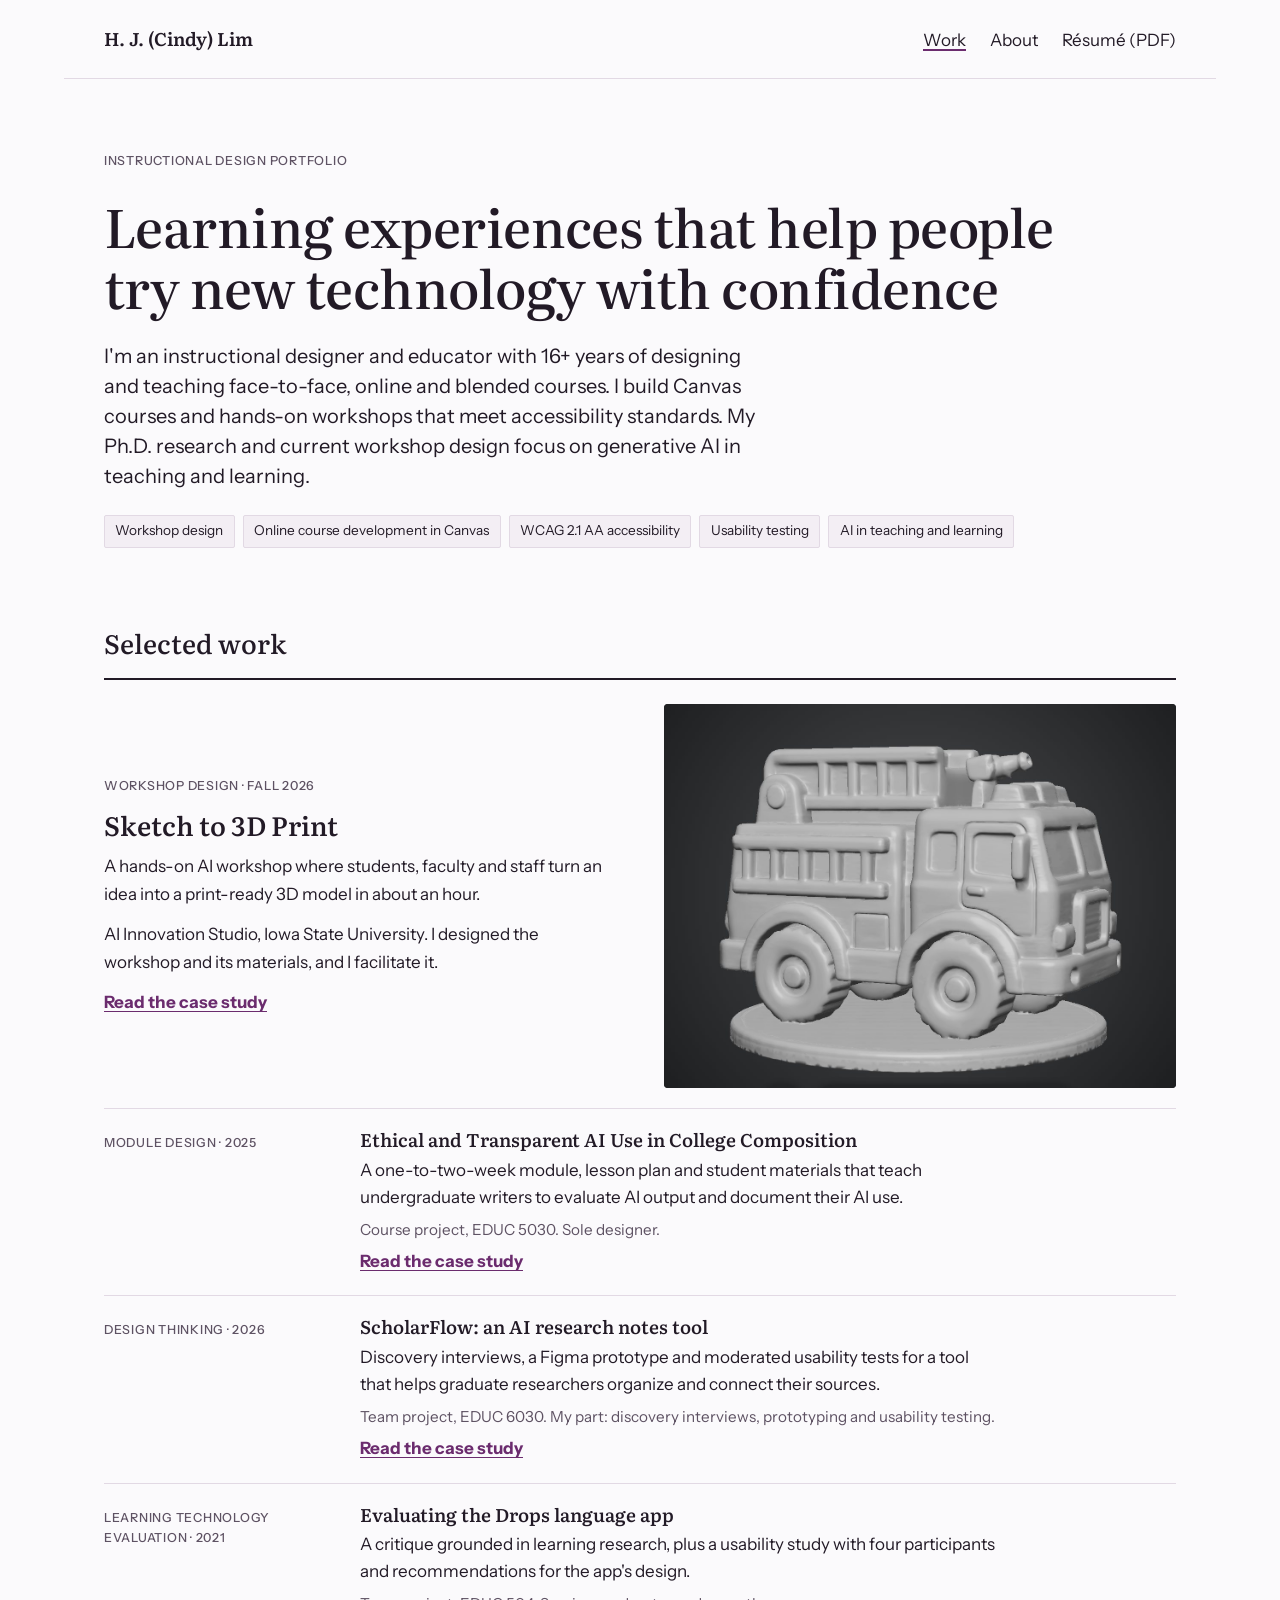
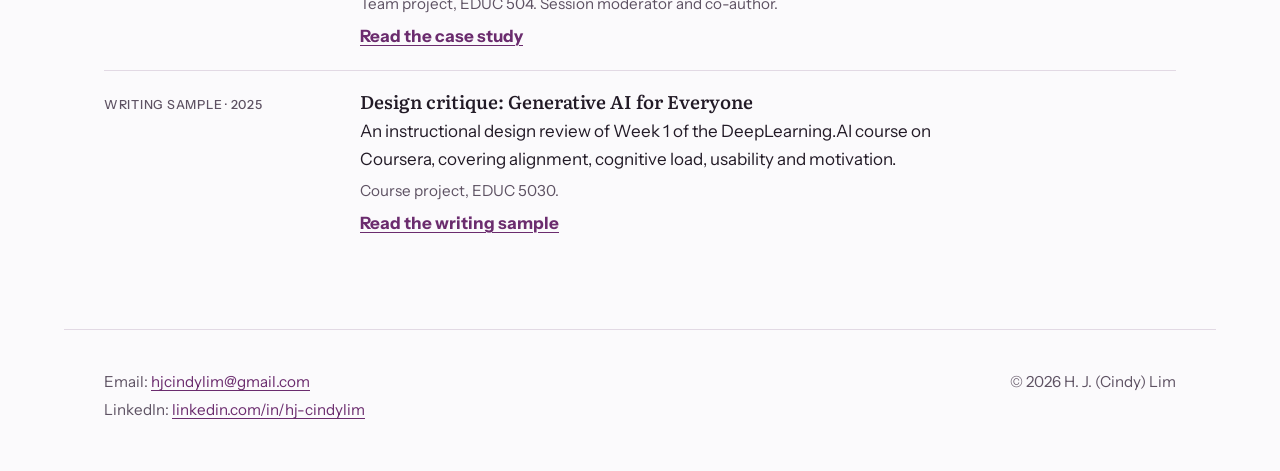
<file: index.html>
<!doctype html>
<html lang="en">
<head>
  <meta charset="utf-8">
  <meta name="viewport" content="width=device-width, initial-scale=1, viewport-fit=cover">
  <title>H. J. (Cindy) Lim Portfolio</title>
  <meta name="description" content="Instructional design portfolio of H. J. (Cindy) Lim: workshops, modules and learning technology projects.">
  <link rel="preconnect" href="https://fonts.googleapis.com">
  <link rel="preconnect" href="https://fonts.gstatic.com" crossorigin>
  <link rel="stylesheet" href="https://fonts.googleapis.com/css2?family=Instrument+Sans:ital,wght@0,400..700;1,400..700&family=Literata:ital,opsz,wght@0,7..72,400..700;1,7..72,400..500&display=swap">
  <link rel="stylesheet" href="styles.css">
</head>
<body>
  <a class="skip-link" href="#main">Skip to content</a>

  <header class="site-header">
    <div class="wrap">
      <a class="site-name" href="./">H. J. (Cindy) Lim</a>
      <nav class="site-nav" aria-label="Main">
        <ul>
          <li><a href="./" aria-current="page">Work</a></li>
          <li><a href="about.html">About</a></li>
          <!-- Upload your résumé PDF to the top level of your GitHub repository and name it resume.pdf -->
          <li><a href="resume.pdf">Résumé (PDF)</a></li>
        </ul>
      </nav>
    </div>
  </header>

  <main id="main">
    <div class="wrap page">

      <section class="intro" aria-labelledby="intro-title">
        <p class="label">Instructional design portfolio</p>
        <h1 id="intro-title">Learning experiences that help people try new technology with confidence</h1>
        <p class="lead">I'm an instructional designer and educator with 16+ years of designing and teaching face-to-face, online and blended courses. I build Canvas courses and hands-on workshops that meet accessibility standards. My Ph.D. research and current workshop design focus on generative AI in teaching and learning.</p>
        <ul class="focus-list" aria-label="Areas of focus">
          <li>Workshop design</li>
          <li>Online course development in Canvas</li>
          <li>WCAG 2.1 AA accessibility</li>
          <li>Usability testing</li>
          <li>AI in teaching and learning</li>
        </ul>
      </section>

      <section class="section" aria-labelledby="work-title">
        <h2 id="work-title">Selected work</h2>

        <!-- Featured case study -->
        <article class="featured">
          <div class="text">
            <p class="label">Workshop design · Fall 2026</p>
            <h3><a href="workshop.html">Sketch to 3D Print</a></h3>
            <p>A hands-on AI workshop where students, faculty and staff turn an idea into a print-ready 3D model in about an hour.</p>
            <p class="meta">AI Innovation Studio, Iowa State University. I designed the workshop and its materials, and I facilitate it.</p>
            <p><a class="read-more" href="workshop.html">Read the case study</a></p>
          </div>
          <div class="shot">
            <img src="images/participant-fire-truck.jpg" width="1198" height="899" alt="A participant's 3D model of a chunky toy fire truck standing on a round base, shown in grey in the Tripo viewer.">
          </div>
        </article>

        <!-- More projects. To add one, copy a whole <li>...</li> block and change its text and links. -->
        <ul class="work-list">
          <li>
            <p class="label">Module design · 2025</p>
            <div class="body">
              <h3><a href="ai-module.html">Ethical and Transparent AI Use in College Composition</a></h3>
              <p>A one-to-two-week module, lesson plan and student materials that teach undergraduate writers to evaluate AI output and document their AI use.</p>
              <p class="meta">Course project, EDUC 5030. Sole designer.</p>
              <p><a class="read-more" href="ai-module.html">Read the case study</a></p>
            </div>
          </li>
          <li>
            <p class="label">Design thinking · 2026</p>
            <div class="body">
              <h3><a href="notes-tool.html">ScholarFlow: an AI research notes tool</a></h3>
              <p>Discovery interviews, a Figma prototype and moderated usability tests for a tool that helps graduate researchers organize and connect their sources.</p>
              <p class="meta">Team project, EDUC 6030. My part: discovery interviews, prototyping and usability testing.</p>
              <p><a class="read-more" href="notes-tool.html">Read the case study</a></p>
            </div>
          </li>
          <li>
            <p class="label">Learning technology evaluation · 2021</p>
            <div class="body">
              <h3><a href="drops-evaluation.html">Evaluating the Drops language app</a></h3>
              <p>A critique grounded in learning research, plus a usability study with four participants and recommendations for the app's design.</p>
              <p class="meta">Team project, EDUC 504. Session moderator and co-author.</p>
              <p><a class="read-more" href="drops-evaluation.html">Read the case study</a></p>
            </div>
          </li>
          <li>
            <p class="label">Writing sample · 2025</p>
            <div class="body">
              <h3><a href="design-critique.html">Design critique: Generative AI for Everyone</a></h3>
              <p>An instructional design review of Week 1 of the DeepLearning.AI course on Coursera, covering alignment, cognitive load, usability and motivation.</p>
              <p class="meta">Course project, EDUC 5030.</p>
              <p><a class="read-more" href="design-critique.html">Read the writing sample</a></p>
            </div>
          </li>
        </ul>
      </section>

    </div>
  </main>

  <footer class="site-footer">
    <div class="wrap">
      <address>
        <span>Email: <a href="mailto:hjcindylim@gmail.com">hjcindylim@gmail.com</a></span>
        <span>LinkedIn: <a href="https://www.linkedin.com/in/hj-cindylim">linkedin.com/in/hj-cindylim</a></span>
      </address>
      <p>© 2026 H. J. (Cindy) Lim</p>
    </div>
  </footer>
</body>
</html>
</file>
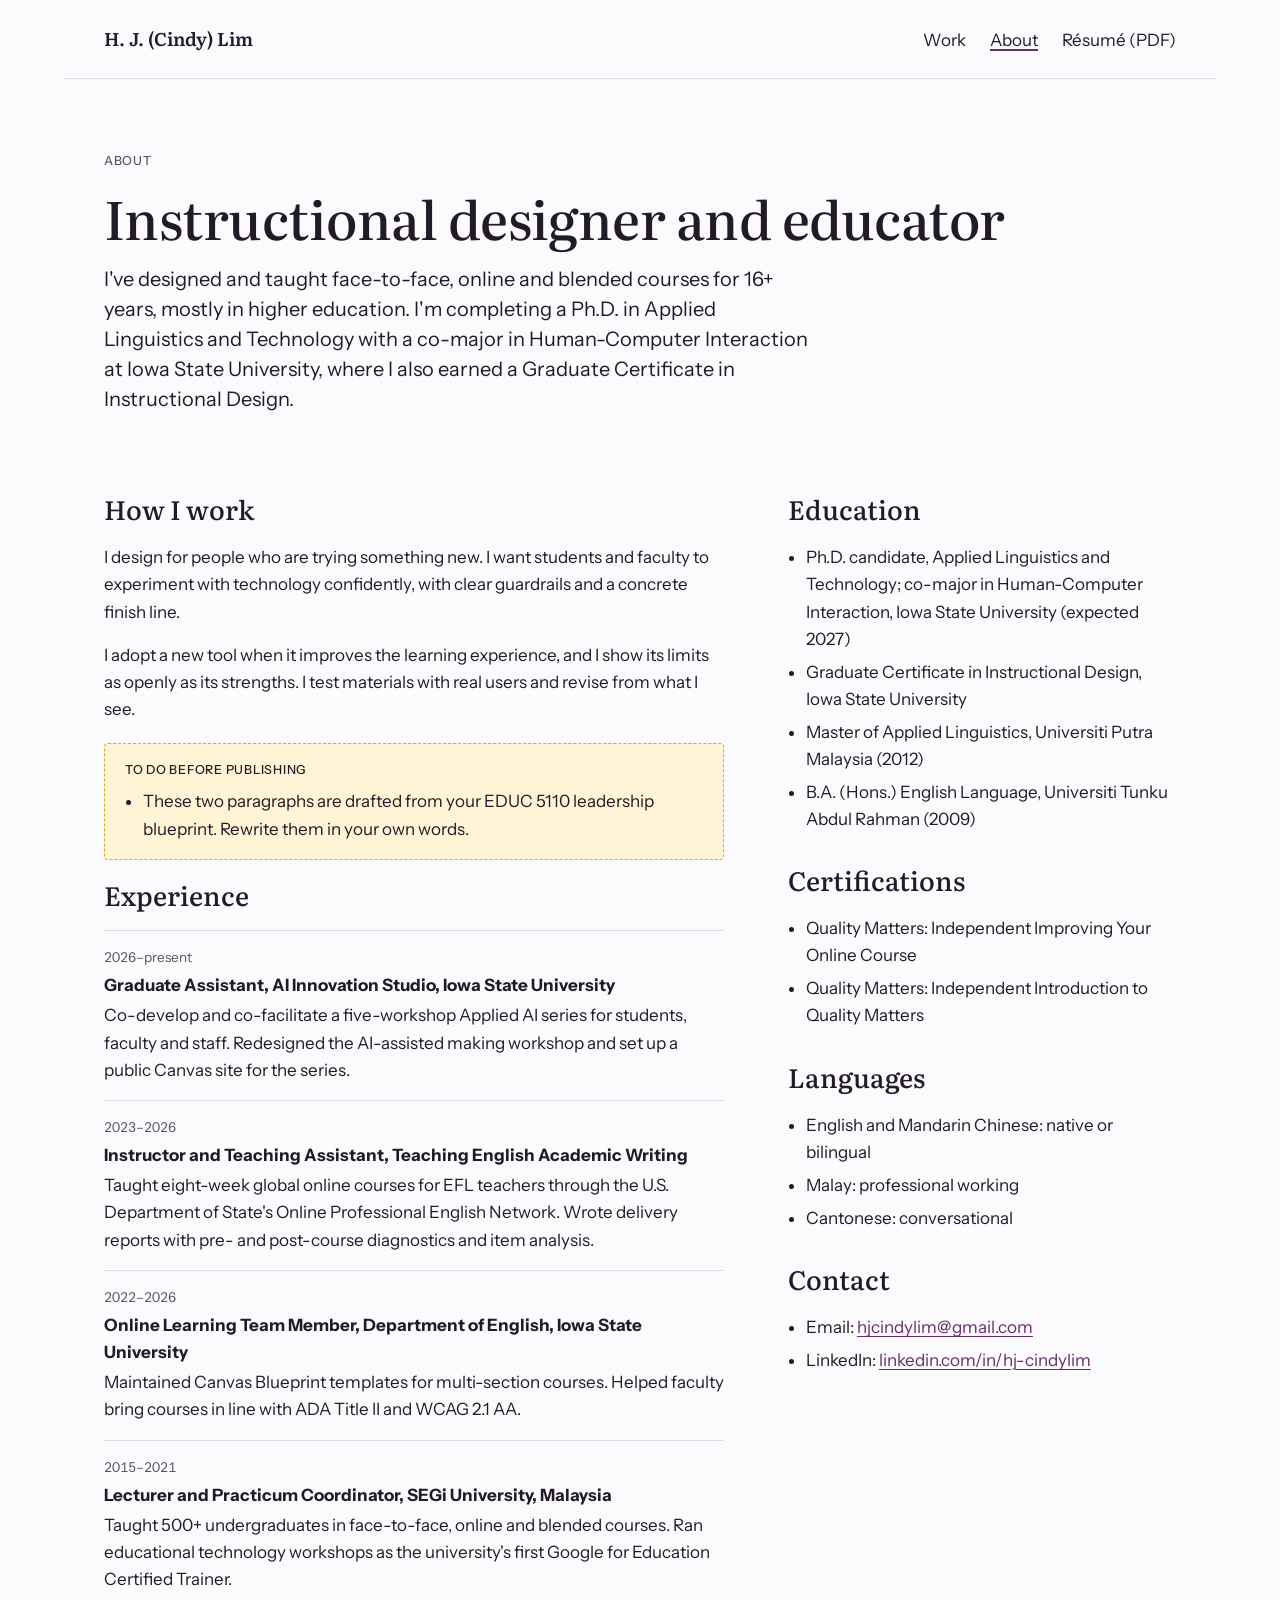
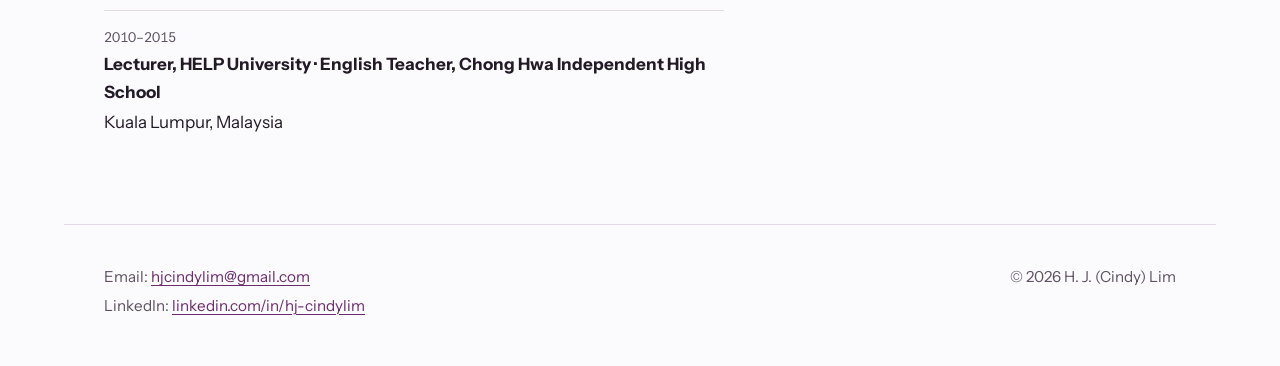
<file: about.html>
<!doctype html>
<html lang="en">
<head>
  <meta charset="utf-8">
  <meta name="viewport" content="width=device-width, initial-scale=1, viewport-fit=cover">
  <title>About | H. J. (Cindy) Lim</title>
  <meta name="description" content="About H. J. (Cindy) Lim, instructional designer and educator.">
  <link rel="preconnect" href="https://fonts.googleapis.com">
  <link rel="preconnect" href="https://fonts.gstatic.com" crossorigin>
  <link rel="stylesheet" href="https://fonts.googleapis.com/css2?family=Instrument+Sans:ital,wght@0,400..700;1,400..700&family=Literata:ital,opsz,wght@0,7..72,400..700;1,7..72,400..500&display=swap">
  <link rel="stylesheet" href="styles.css">
</head>
<body>
  <a class="skip-link" href="#main">Skip to content</a>

  <header class="site-header">
    <div class="wrap">
      <a class="site-name" href="./">H. J. (Cindy) Lim</a>
      <nav class="site-nav" aria-label="Main">
        <ul>
          <li><a href="./">Work</a></li>
          <li><a href="about.html" aria-current="page">About</a></li>
          <li><a href="resume.pdf">Résumé (PDF)</a></li>
        </ul>
      </nav>
    </div>
  </header>

  <main id="main">
    <div class="wrap page">

      <section class="case-head" aria-labelledby="about-title">
        <p class="label">About</p>
        <h1 id="about-title">Instructional designer and educator</h1>
        <p class="lead">I've designed and taught face-to-face, online and blended courses for 16+ years, mostly in higher education. I'm completing a Ph.D. in Applied Linguistics and Technology with a co-major in Human-Computer Interaction at Iowa State University, where I also earned a Graduate Certificate in Instructional Design.</p>
      </section>

      <div class="about-grid">
        <div class="section">
          <section class="section" aria-labelledby="how-title">
            <h2 id="how-title">How I work</h2>
            <div class="prose">
              <p>I design for people who are trying something new. I want students and faculty to experiment with technology confidently, with clear guardrails and a concrete finish line.</p>
              <p>I adopt a new tool when it improves the learning experience, and I show its limits as openly as its strengths. I test materials with real users and revise from what I see.</p>
            </div>
            <aside class="todo" aria-label="To do">
              <p class="label">To do before publishing</p>
              <ul>
                <li>These two paragraphs are drafted from your EDUC 5110 leadership blueprint. Rewrite them in your own words.</li>
              </ul>
            </aside>
          </section>

          <section class="section" aria-labelledby="exp-title">
            <h2 id="exp-title">Experience</h2>
            <ul class="timeline">
              <li>
                <span class="years">2026–present</span>
                <span class="role">Graduate Assistant, AI Innovation Studio, Iowa State University</span>
                <span>Co-develop and co-facilitate a five-workshop Applied AI series for students, faculty and staff. Redesigned the AI-assisted making workshop and set up a public Canvas site for the series.</span>
              </li>
              <li>
                <span class="years">2023–2026</span>
                <span class="role">Instructor and Teaching Assistant, Teaching English Academic Writing</span>
                <span>Taught eight-week global online courses for EFL teachers through the U.S. Department of State's Online Professional English Network. Wrote delivery reports with pre- and post-course diagnostics and item analysis.</span>
              </li>
              <li>
                <span class="years">2022–2026</span>
                <span class="role">Online Learning Team Member, Department of English, Iowa State University</span>
                <span>Maintained Canvas Blueprint templates for multi-section courses. Helped faculty bring courses in line with ADA Title II and WCAG 2.1 AA.</span>
              </li>
              <li>
                <span class="years">2015–2021</span>
                <span class="role">Lecturer and Practicum Coordinator, SEGi University, Malaysia</span>
                <span>Taught 500+ undergraduates in face-to-face, online and blended courses. Ran educational technology workshops as the university's first Google for Education Certified Trainer.</span>
              </li>
              <li>
                <span class="years">2010–2015</span>
                <span class="role">Lecturer, HELP University · English Teacher, Chong Hwa Independent High School</span>
                <span>Kuala Lumpur, Malaysia</span>
              </li>
            </ul>
          </section>
        </div>

        <div class="facts">
          <section class="section" aria-labelledby="edu-title">
            <h2 id="edu-title">Education</h2>
            <ul>
              <li>Ph.D. candidate, Applied Linguistics and Technology; co-major in Human-Computer Interaction, Iowa State University (expected 2027)</li>
              <li>Graduate Certificate in Instructional Design, Iowa State University</li>
              <li>Master of Applied Linguistics, Universiti Putra Malaysia (2012)</li>
              <li>B.A. (Hons.) English Language, Universiti Tunku Abdul Rahman (2009)</li>
            </ul>
          </section>

          <section class="section" aria-labelledby="cert-title">
            <h2 id="cert-title">Certifications</h2>
            <ul>
              <li>Quality Matters: Independent Improving Your Online Course</li>
              <li>Quality Matters: Independent Introduction to Quality Matters</li>
              <!-- Add Google for Education Certified Trainer and Certified Educator here, with years, once you've checked whether they're current. -->
            </ul>
          </section>

          <section class="section" aria-labelledby="lang-title">
            <h2 id="lang-title">Languages</h2>
            <ul>
              <li>English and Mandarin Chinese: native or bilingual</li>
              <li>Malay: professional working</li>
              <li>Cantonese: conversational</li>
            </ul>
          </section>

          <section class="section" aria-labelledby="contact-title">
            <h2 id="contact-title">Contact</h2>
            <ul>
              <li>Email: <a href="mailto:hjcindylim@gmail.com">hjcindylim@gmail.com</a></li>
              <li>LinkedIn: <a href="https://www.linkedin.com/in/hj-cindylim">linkedin.com/in/hj-cindylim</a></li>
            </ul>
          </section>
        </div>
      </div>

    </div>
  </main>

  <footer class="site-footer">
    <div class="wrap">
      <address>
        <span>Email: <a href="mailto:hjcindylim@gmail.com">hjcindylim@gmail.com</a></span>
        <span>LinkedIn: <a href="https://www.linkedin.com/in/hj-cindylim">linkedin.com/in/hj-cindylim</a></span>
      </address>
      <p>© 2026 H. J. (Cindy) Lim</p>
    </div>
  </footer>
</body>
</html>
</file>
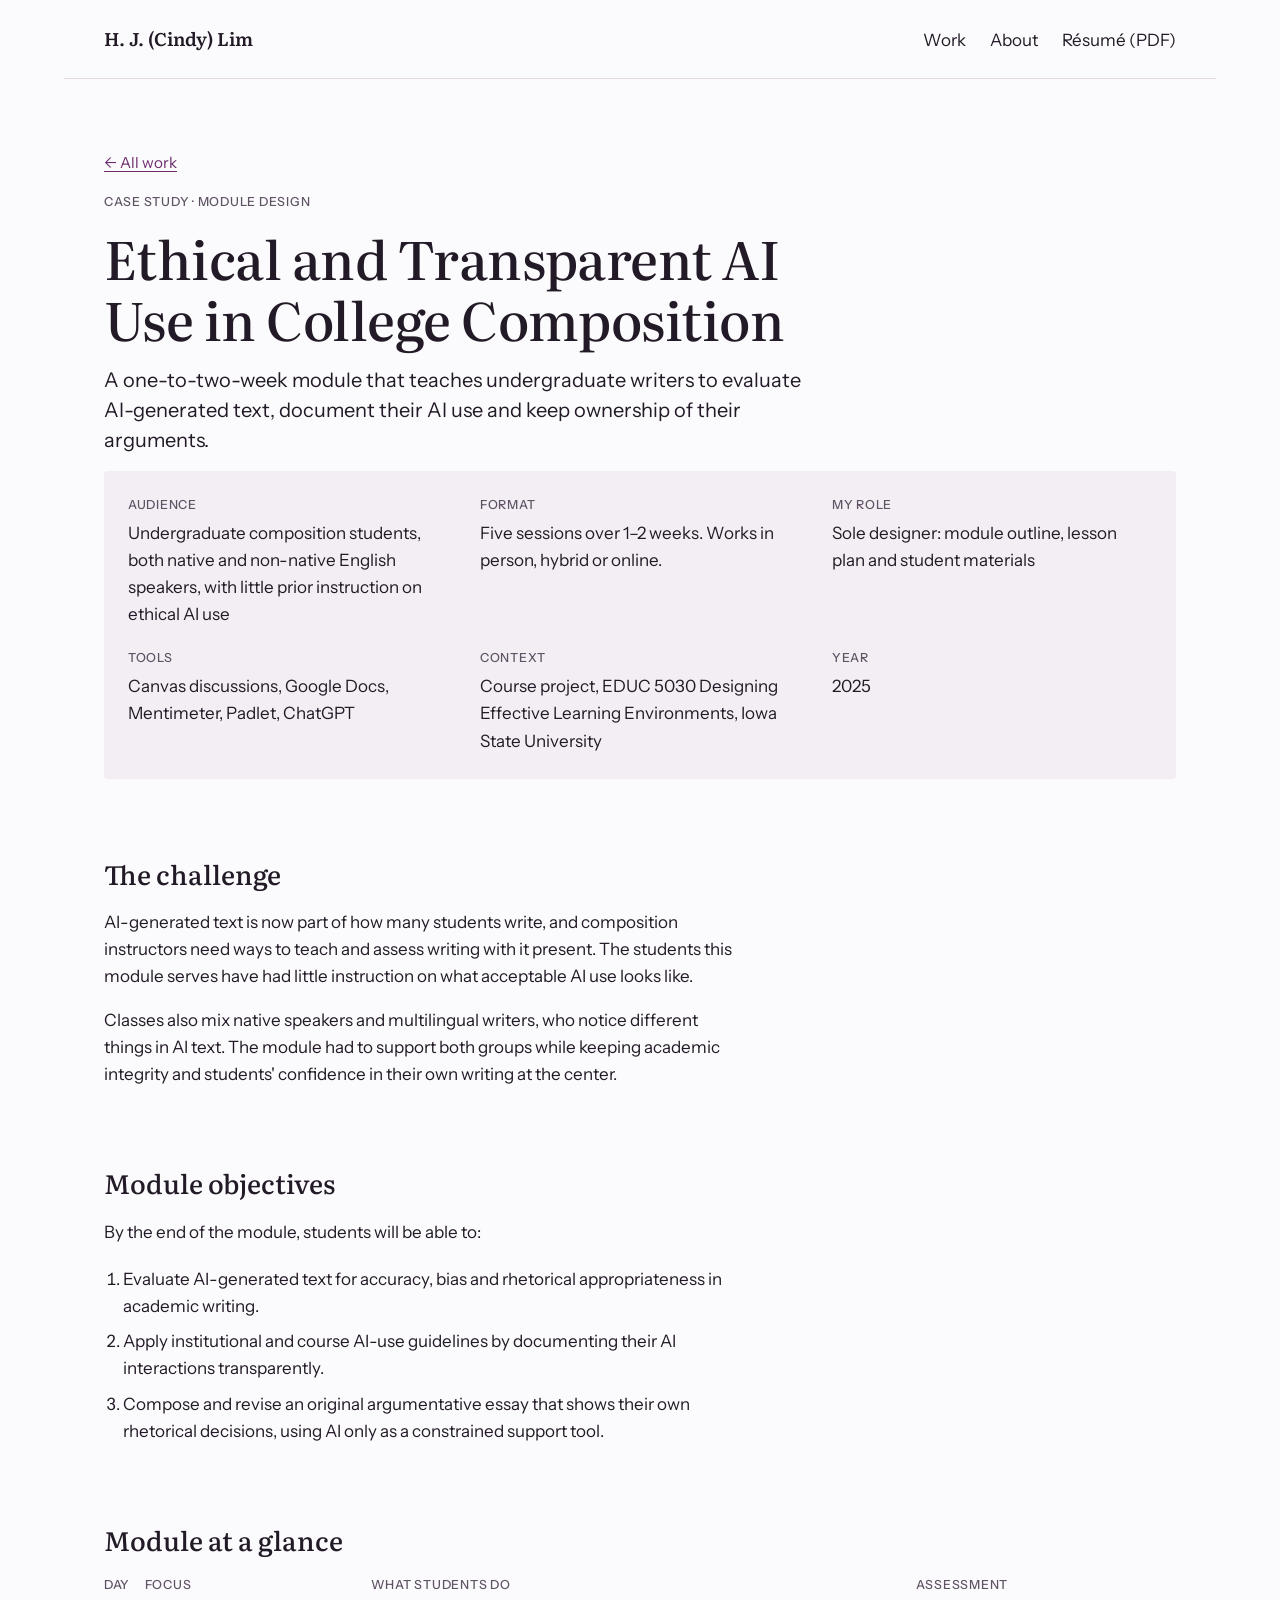
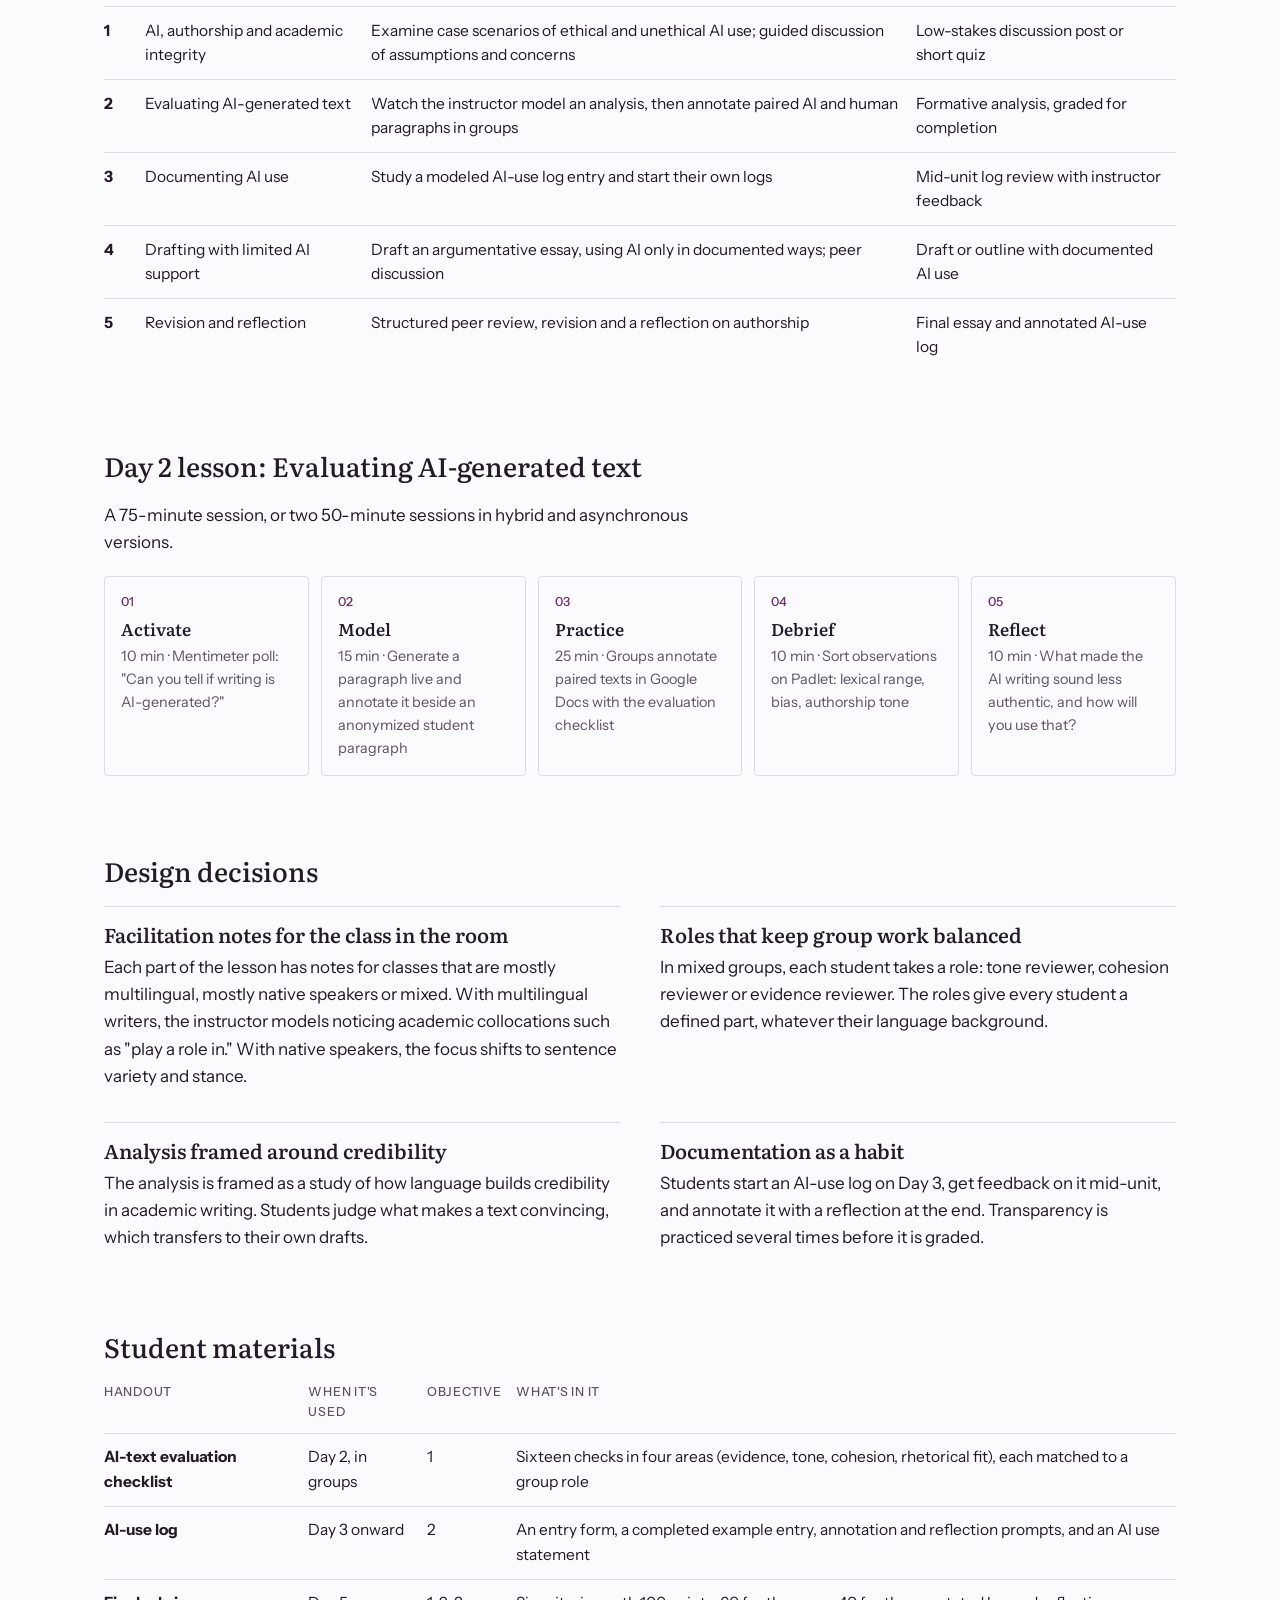
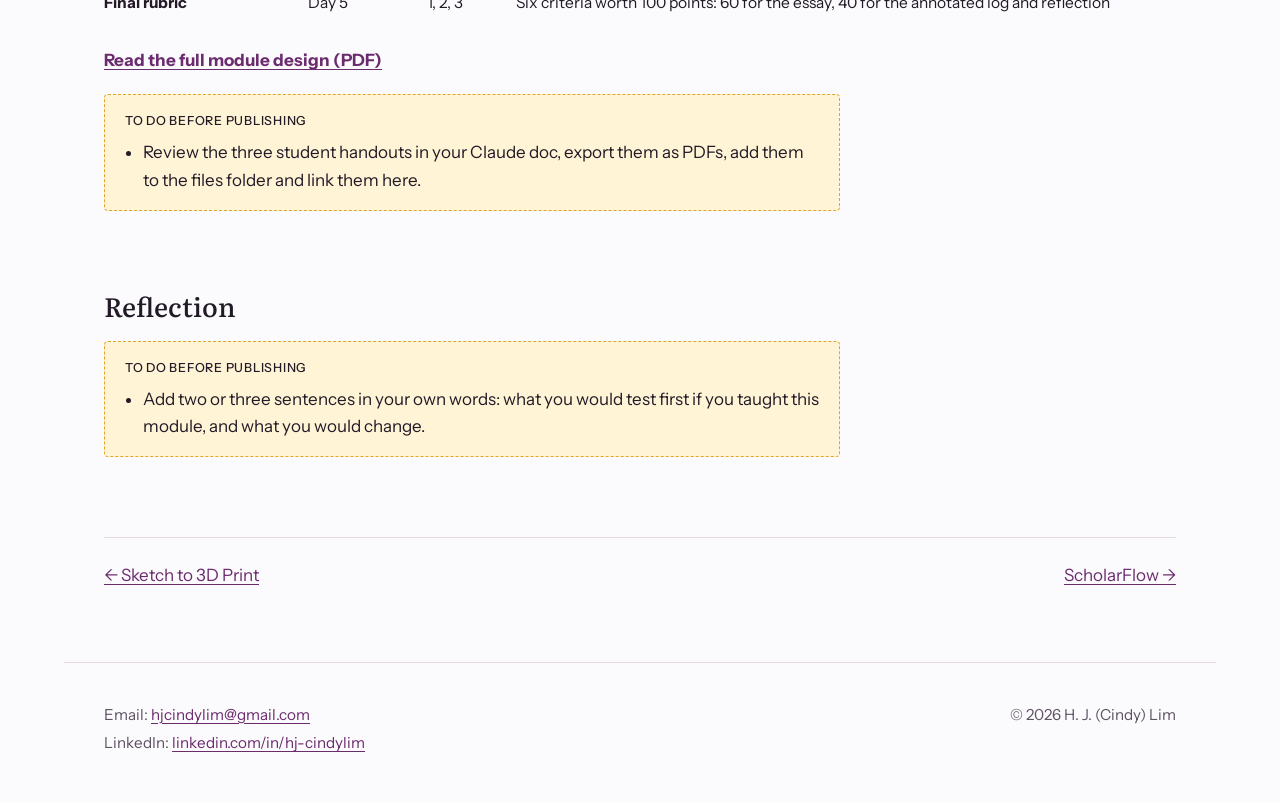
<file: ai-module.html>
<!doctype html>
<html lang="en">
<head>
  <meta charset="utf-8">
  <meta name="viewport" content="width=device-width, initial-scale=1, viewport-fit=cover">
  <title>AI Use in College Composition | H. J. (Cindy) Lim</title>
  <meta name="description" content="Case study: a module that teaches undergraduate writers to evaluate AI output and document their AI use.">
  <link rel="preconnect" href="https://fonts.googleapis.com">
  <link rel="preconnect" href="https://fonts.gstatic.com" crossorigin>
  <link rel="stylesheet" href="https://fonts.googleapis.com/css2?family=Instrument+Sans:ital,wght@0,400..700;1,400..700&family=Literata:ital,opsz,wght@0,7..72,400..700;1,7..72,400..500&display=swap">
  <link rel="stylesheet" href="styles.css">
</head>
<body>
  <a class="skip-link" href="#main">Skip to content</a>

  <header class="site-header">
    <div class="wrap">
      <a class="site-name" href="./">H. J. (Cindy) Lim</a>
      <nav class="site-nav" aria-label="Main">
        <ul>
          <li><a href="./">Work</a></li>
          <li><a href="about.html">About</a></li>
          <li><a href="resume.pdf">Résumé (PDF)</a></li>
        </ul>
      </nav>
    </div>
  </header>

  <main id="main">
    <div class="wrap page">

      <section class="case-head" aria-labelledby="case-title">
        <p class="back"><a href="./">← All work</a></p>
        <p class="label">Case study · Module design</p>
        <h1 id="case-title">Ethical and Transparent AI Use in College Composition</h1>
        <p class="lead">A one-to-two-week module that teaches undergraduate writers to evaluate AI-generated text, document their AI use and keep ownership of their arguments.</p>

        <dl class="spec">
          <div><dt class="label">Audience</dt><dd>Undergraduate composition students, both native and non-native English speakers, with little prior instruction on ethical AI use</dd></div>
          <div><dt class="label">Format</dt><dd>Five sessions over 1–2 weeks. Works in person, hybrid or online.</dd></div>
          <div><dt class="label">My role</dt><dd>Sole designer: module outline, lesson plan and student materials</dd></div>
          <div><dt class="label">Tools</dt><dd>Canvas discussions, Google Docs, Mentimeter, Padlet, ChatGPT</dd></div>
          <div><dt class="label">Context</dt><dd>Course project, EDUC 5030 Designing Effective Learning Environments, Iowa State University</dd></div>
          <div><dt class="label">Year</dt><dd>2025</dd></div>
        </dl>
      </section>

      <section class="section" aria-labelledby="challenge-title">
        <h2 id="challenge-title">The challenge</h2>
        <div class="prose">
          <p>AI-generated text is now part of how many students write, and composition instructors need ways to teach and assess writing with it present. The students this module serves have had little instruction on what acceptable AI use looks like.</p>
          <p>Classes also mix native speakers and multilingual writers, who notice different things in AI text. The module had to support both groups while keeping academic integrity and students' confidence in their own writing at the center.</p>
        </div>
      </section>

      <section class="section" aria-labelledby="objectives-title">
        <h2 id="objectives-title">Module objectives</h2>
        <p>By the end of the module, students will be able to:</p>
        <ol class="bullets">
          <li>Evaluate AI-generated text for accuracy, bias and rhetorical appropriateness in academic writing.</li>
          <li>Apply institutional and course AI-use guidelines by documenting their AI interactions transparently.</li>
          <li>Compose and revise an original argumentative essay that shows their own rhetorical decisions, using AI only as a constrained support tool.</li>
        </ol>
      </section>

      <section class="section" aria-labelledby="outline-title">
        <h2 id="outline-title">Module at a glance</h2>
        <div class="table-wrap">
          <table>
            <thead>
              <tr><th scope="col">Day</th><th scope="col">Focus</th><th scope="col">What students do</th><th scope="col">Assessment</th></tr>
            </thead>
            <tbody>
              <tr><td>1</td><td>AI, authorship and academic integrity</td><td>Examine case scenarios of ethical and unethical AI use; guided discussion of assumptions and concerns</td><td>Low-stakes discussion post or short quiz</td></tr>
              <tr><td>2</td><td>Evaluating AI-generated text</td><td>Watch the instructor model an analysis, then annotate paired AI and human paragraphs in groups</td><td>Formative analysis, graded for completion</td></tr>
              <tr><td>3</td><td>Documenting AI use</td><td>Study a modeled AI-use log entry and start their own logs</td><td>Mid-unit log review with instructor feedback</td></tr>
              <tr><td>4</td><td>Drafting with limited AI support</td><td>Draft an argumentative essay, using AI only in documented ways; peer discussion</td><td>Draft or outline with documented AI use</td></tr>
              <tr><td>5</td><td>Revision and reflection</td><td>Structured peer review, revision and a reflection on authorship</td><td>Final essay and annotated AI-use log</td></tr>
            </tbody>
          </table>
        </div>
      </section>

      <section class="section" aria-labelledby="lesson-title">
        <h2 id="lesson-title">Day 2 lesson: Evaluating AI-generated text</h2>
        <p>A 75-minute session, or two 50-minute sessions in hybrid and asynchronous versions.</p>
        <ol class="path">
          <li><strong>Activate</strong><span>10 min · Mentimeter poll: "Can you tell if writing is AI-generated?"</span></li>
          <li><strong>Model</strong><span>15 min · Generate a paragraph live and annotate it beside an anonymized student paragraph</span></li>
          <li><strong>Practice</strong><span>25 min · Groups annotate paired texts in Google Docs with the evaluation checklist</span></li>
          <li><strong>Debrief</strong><span>10 min · Sort observations on Padlet: lexical range, bias, authorship tone</span></li>
          <li><strong>Reflect</strong><span>10 min · What made the AI writing sound less authentic, and how will you use that?</span></li>
        </ol>
      </section>

      <section class="section" aria-labelledby="decisions-title">
        <h2 id="decisions-title">Design decisions</h2>
        <div class="decisions two">
          <article>
            <h3>Facilitation notes for the class in the room</h3>
            <p>Each part of the lesson has notes for classes that are mostly multilingual, mostly native speakers or mixed. With multilingual writers, the instructor models noticing academic collocations such as "play a role in." With native speakers, the focus shifts to sentence variety and stance.</p>
          </article>
          <article>
            <h3>Roles that keep group work balanced</h3>
            <p>In mixed groups, each student takes a role: tone reviewer, cohesion reviewer or evidence reviewer. The roles give every student a defined part, whatever their language background.</p>
          </article>
          <article>
            <h3>Analysis framed around credibility</h3>
            <p>The analysis is framed as a study of how language builds credibility in academic writing. Students judge what makes a text convincing, which transfers to their own drafts.</p>
          </article>
          <article>
            <h3>Documentation as a habit</h3>
            <p>Students start an AI-use log on Day 3, get feedback on it mid-unit, and annotate it with a reflection at the end. Transparency is practiced several times before it is graded.</p>
          </article>
        </div>
      </section>

      <section class="section" aria-labelledby="materials-title">
        <h2 id="materials-title">Student materials</h2>
        <div class="table-wrap">
          <table>
            <thead>
              <tr><th scope="col">Handout</th><th scope="col">When it's used</th><th scope="col">Objective</th><th scope="col">What's in it</th></tr>
            </thead>
            <tbody>
              <tr><td>AI-text evaluation checklist</td><td>Day 2, in groups</td><td>1</td><td>Sixteen checks in four areas (evidence, tone, cohesion, rhetorical fit), each matched to a group role</td></tr>
              <tr><td>AI-use log</td><td>Day 3 onward</td><td>2</td><td>An entry form, a completed example entry, annotation and reflection prompts, and an AI use statement</td></tr>
              <tr><td>Final rubric</td><td>Day 5</td><td>1, 2, 3</td><td>Six criteria worth 100 points: 60 for the essay, 40 for the annotated log and reflection</td></tr>
            </tbody>
          </table>
        </div>
        <p><a class="file-link" href="files/ai-module-design.pdf">Read the full module design (PDF)</a></p>
        <aside class="todo" aria-label="To do">
          <p class="label">To do before publishing</p>
          <ul>
            <li>Review the three student handouts in your Claude doc, export them as PDFs, add them to the files folder and link them here.</li>
          </ul>
        </aside>
      </section>

      <section class="section" aria-labelledby="reflection-title">
        <h2 id="reflection-title">Reflection</h2>
        <aside class="todo" aria-label="To do">
          <p class="label">To do before publishing</p>
          <ul>
            <li>Add two or three sentences in your own words: what you would test first if you taught this module, and what you would change.</li>
          </ul>
        </aside>
      </section>

      <nav class="case-nav" aria-label="Case studies">
        <a href="workshop.html">← Sketch to 3D Print</a>
        <a href="notes-tool.html">ScholarFlow →</a>
      </nav>

    </div>
  </main>

  <footer class="site-footer">
    <div class="wrap">
      <address>
        <span>Email: <a href="mailto:hjcindylim@gmail.com">hjcindylim@gmail.com</a></span>
        <span>LinkedIn: <a href="https://www.linkedin.com/in/hj-cindylim">linkedin.com/in/hj-cindylim</a></span>
      </address>
      <p>© 2026 H. J. (Cindy) Lim</p>
    </div>
  </footer>
</body>
</html>
</file>
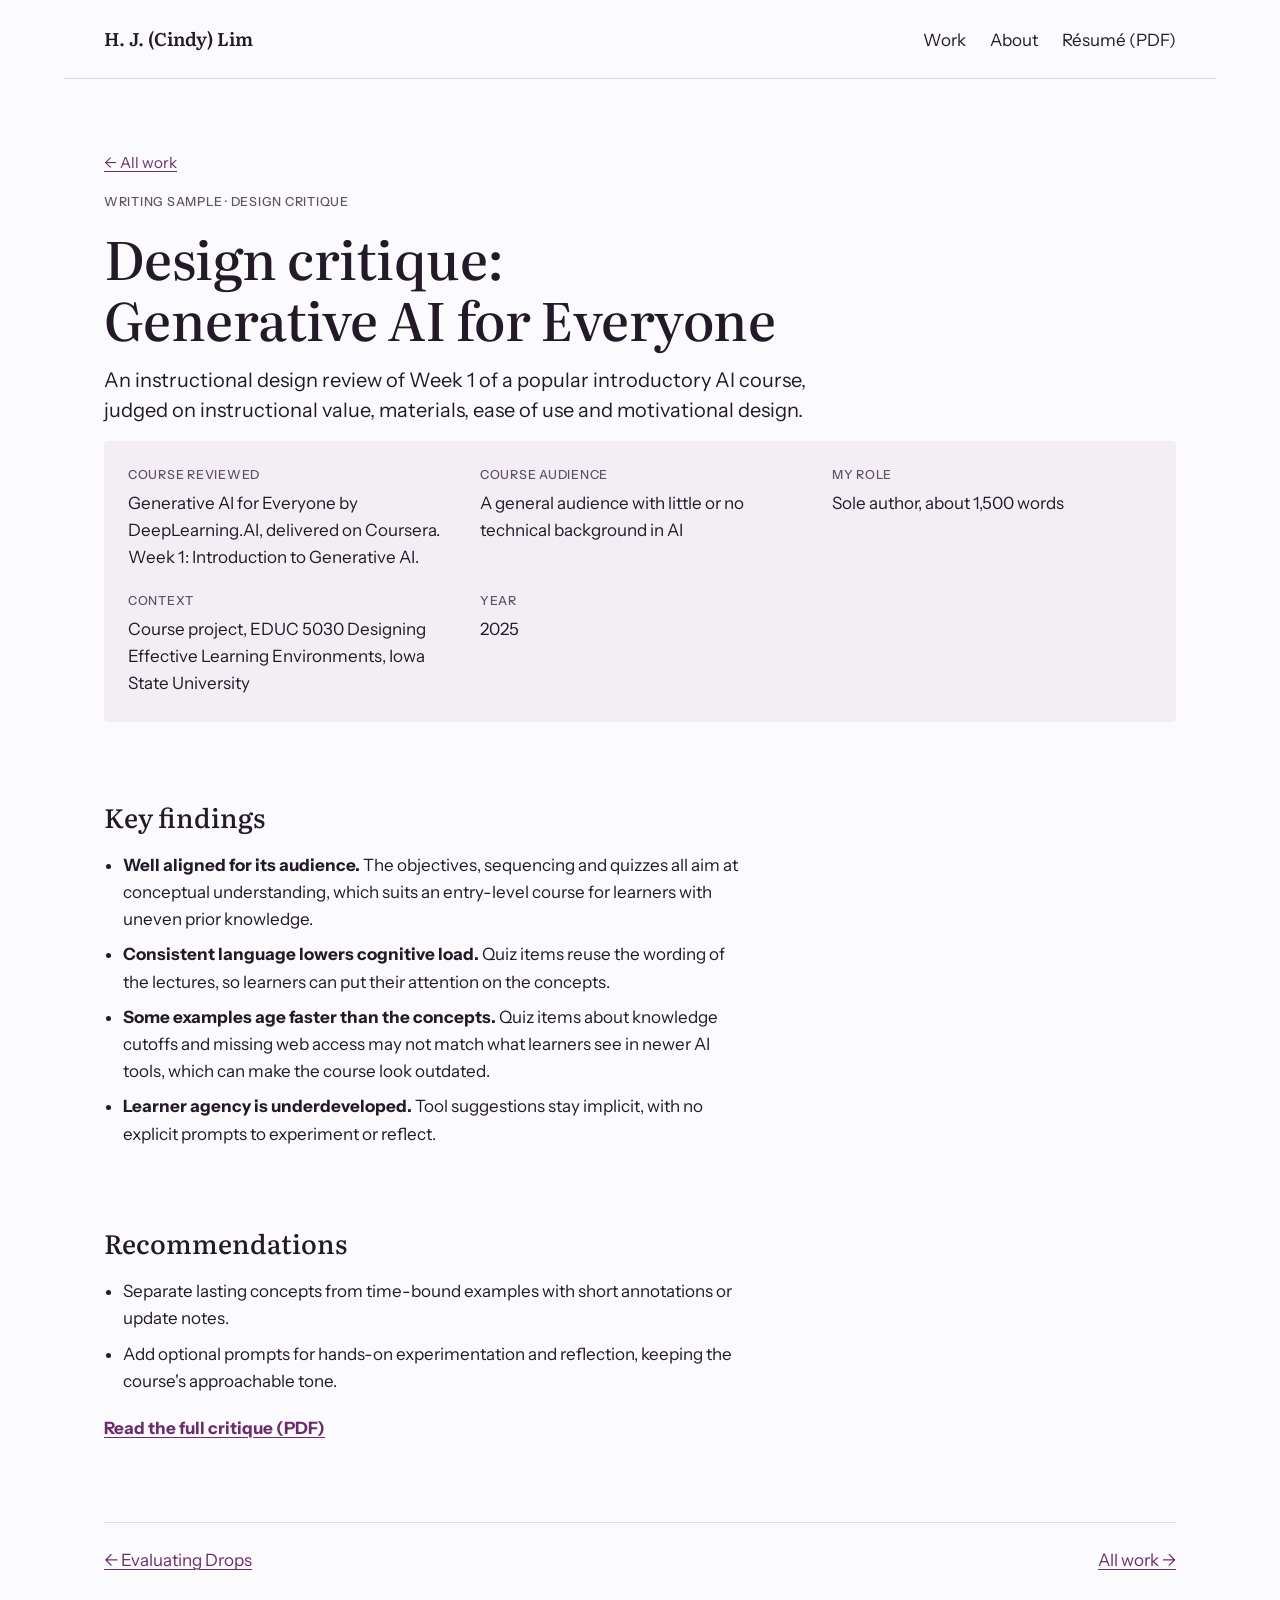
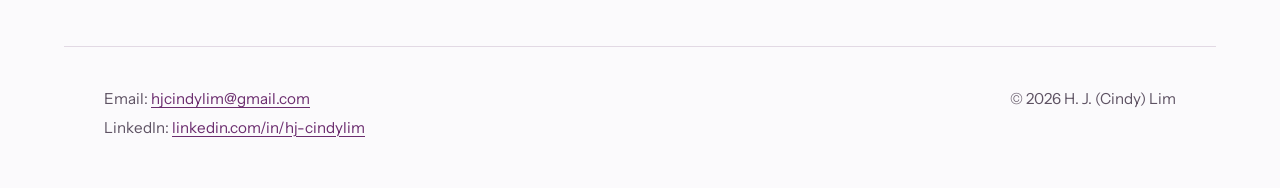
<file: design-critique.html>
<!doctype html>
<html lang="en">
<head>
  <meta charset="utf-8">
  <meta name="viewport" content="width=device-width, initial-scale=1, viewport-fit=cover">
  <title>Design Critique: Generative AI for Everyone | H. J. (Cindy) Lim</title>
  <meta name="description" content="Writing sample: an instructional design critique of Week 1 of Generative AI for Everyone on Coursera.">
  <link rel="preconnect" href="https://fonts.googleapis.com">
  <link rel="preconnect" href="https://fonts.gstatic.com" crossorigin>
  <link rel="stylesheet" href="https://fonts.googleapis.com/css2?family=Instrument+Sans:ital,wght@0,400..700;1,400..700&family=Literata:ital,opsz,wght@0,7..72,400..700;1,7..72,400..500&display=swap">
  <link rel="stylesheet" href="styles.css">
</head>
<body>
  <a class="skip-link" href="#main">Skip to content</a>

  <header class="site-header">
    <div class="wrap">
      <a class="site-name" href="./">H. J. (Cindy) Lim</a>
      <nav class="site-nav" aria-label="Main">
        <ul>
          <li><a href="./">Work</a></li>
          <li><a href="about.html">About</a></li>
          <li><a href="resume.pdf">Résumé (PDF)</a></li>
        </ul>
      </nav>
    </div>
  </header>

  <main id="main">
    <div class="wrap page">

      <section class="case-head" aria-labelledby="case-title">
        <p class="back"><a href="./">← All work</a></p>
        <p class="label">Writing sample · Design critique</p>
        <h1 id="case-title">Design critique: Generative AI for Everyone</h1>
        <p class="lead">An instructional design review of Week 1 of a popular introductory AI course, judged on instructional value, materials, ease of use and motivational design.</p>

        <dl class="spec">
          <div><dt class="label">Course reviewed</dt><dd>Generative AI for Everyone by DeepLearning.AI, delivered on Coursera. Week 1: Introduction to Generative AI.</dd></div>
          <div><dt class="label">Course audience</dt><dd>A general audience with little or no technical background in AI</dd></div>
          <div><dt class="label">My role</dt><dd>Sole author, about 1,500 words</dd></div>
          <div><dt class="label">Context</dt><dd>Course project, EDUC 5030 Designing Effective Learning Environments, Iowa State University</dd></div>
          <div><dt class="label">Year</dt><dd>2025</dd></div>
        </dl>
      </section>

      <section class="section" aria-labelledby="findings-title">
        <h2 id="findings-title">Key findings</h2>
        <ul class="bullets">
          <li><strong>Well aligned for its audience.</strong> The objectives, sequencing and quizzes all aim at conceptual understanding, which suits an entry-level course for learners with uneven prior knowledge.</li>
          <li><strong>Consistent language lowers cognitive load.</strong> Quiz items reuse the wording of the lectures, so learners can put their attention on the concepts.</li>
          <li><strong>Some examples age faster than the concepts.</strong> Quiz items about knowledge cutoffs and missing web access may not match what learners see in newer AI tools, which can make the course look outdated.</li>
          <li><strong>Learner agency is underdeveloped.</strong> Tool suggestions stay implicit, with no explicit prompts to experiment or reflect.</li>
        </ul>
      </section>

      <section class="section" aria-labelledby="recs-title">
        <h2 id="recs-title">Recommendations</h2>
        <ul class="bullets">
          <li>Separate lasting concepts from time-bound examples with short annotations or update notes.</li>
          <li>Add optional prompts for hands-on experimentation and reflection, keeping the course's approachable tone.</li>
        </ul>
        <p><a class="file-link" href="files/design-critique.pdf">Read the full critique (PDF)</a></p>
      </section>

      <nav class="case-nav" aria-label="Case studies">
        <a href="drops-evaluation.html">← Evaluating Drops</a>
        <a href="./">All work →</a>
      </nav>

    </div>
  </main>

  <footer class="site-footer">
    <div class="wrap">
      <address>
        <span>Email: <a href="mailto:hjcindylim@gmail.com">hjcindylim@gmail.com</a></span>
        <span>LinkedIn: <a href="https://www.linkedin.com/in/hj-cindylim">linkedin.com/in/hj-cindylim</a></span>
      </address>
      <p>© 2026 H. J. (Cindy) Lim</p>
    </div>
  </footer>
</body>
</html>
</file>
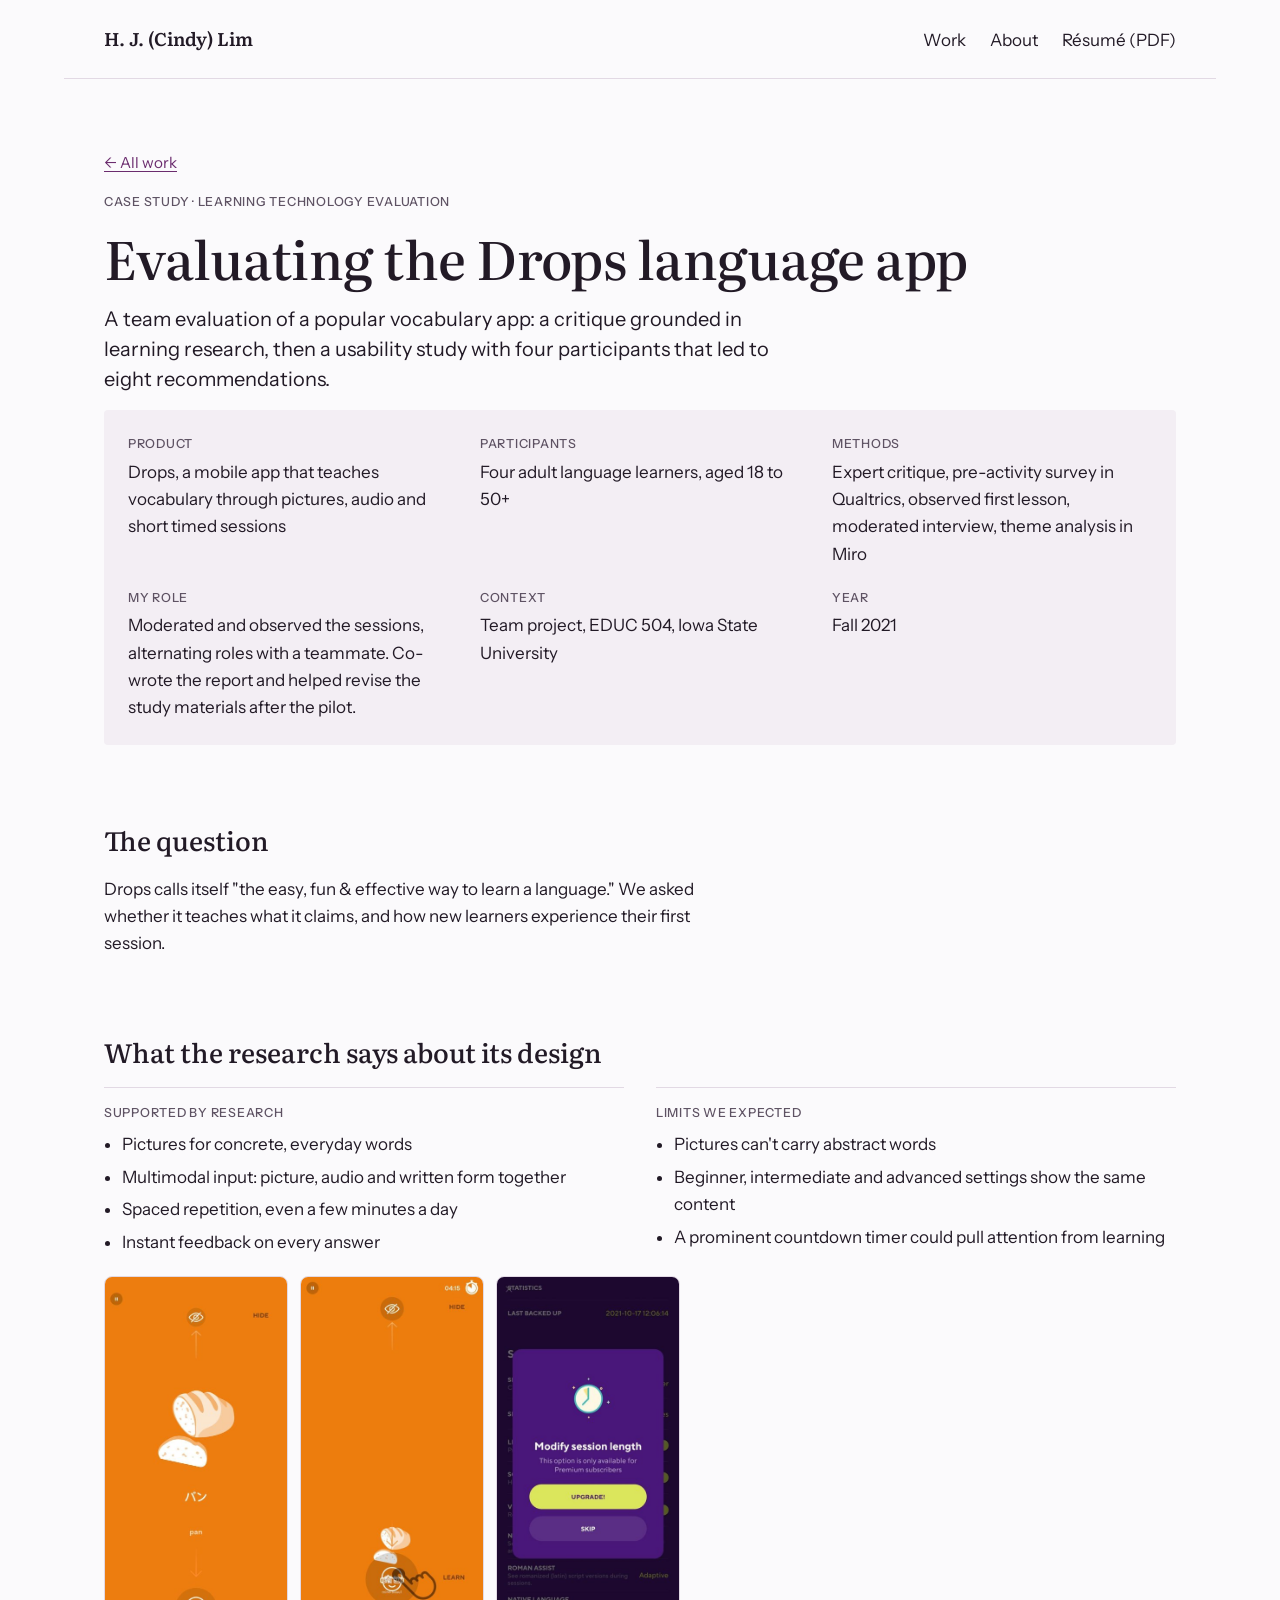
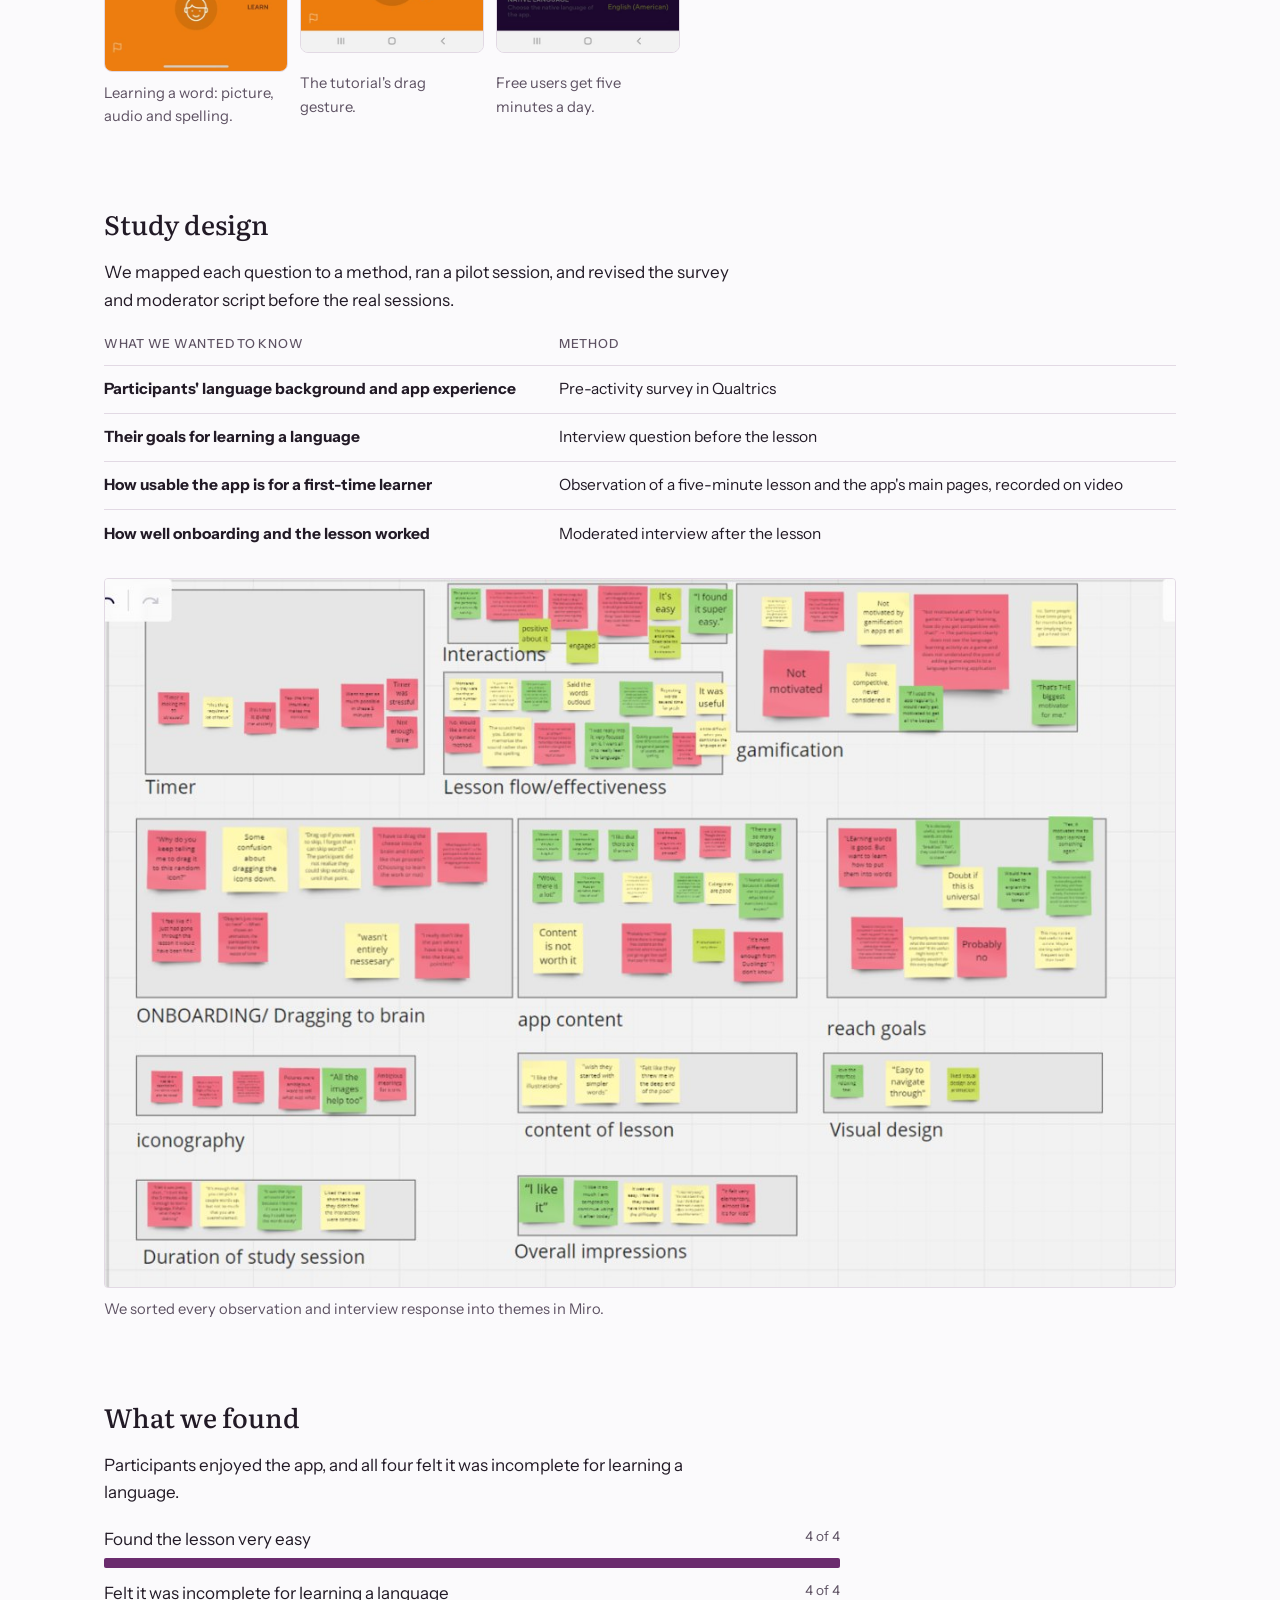
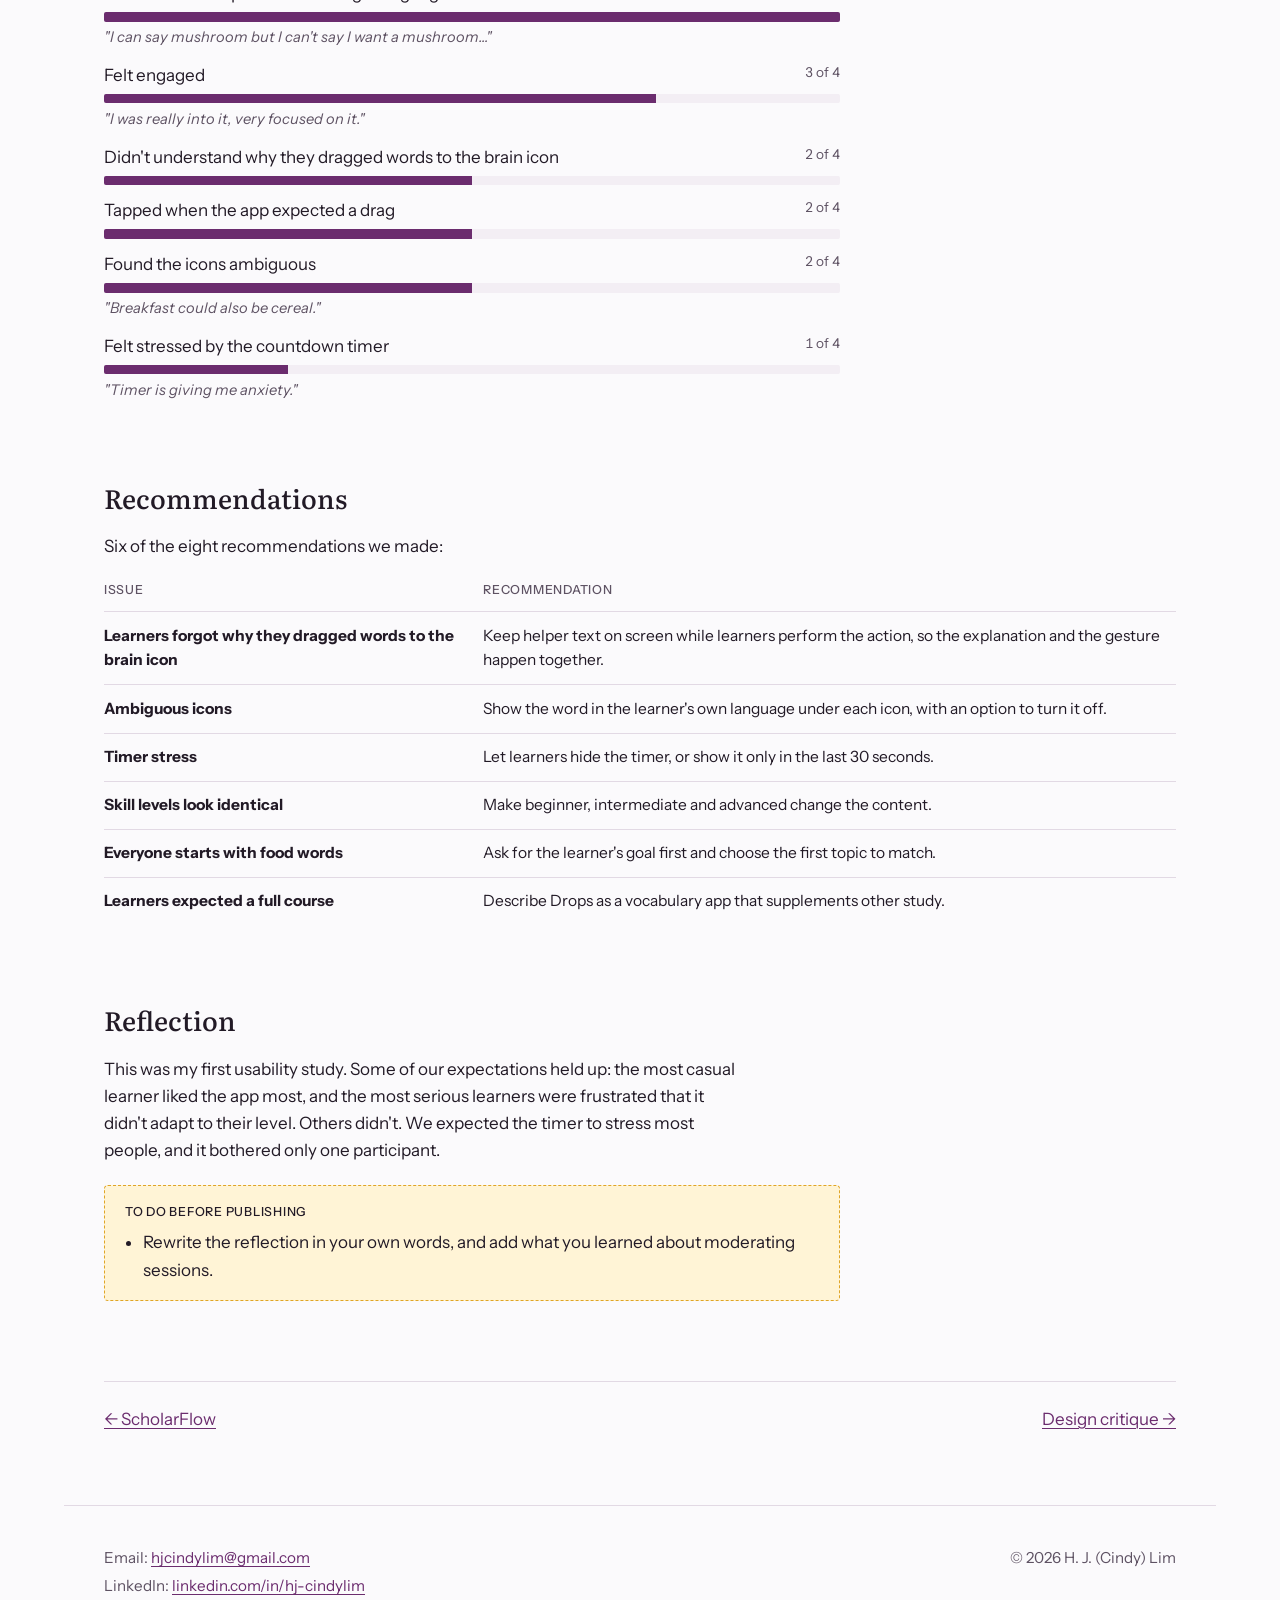
<file: drops-evaluation.html>
<!doctype html>
<html lang="en">
<head>
  <meta charset="utf-8">
  <meta name="viewport" content="width=device-width, initial-scale=1, viewport-fit=cover">
  <title>Evaluating Drops | H. J. (Cindy) Lim</title>
  <meta name="description" content="Case study: a learning-research critique and usability study of the Drops vocabulary app.">
  <link rel="preconnect" href="https://fonts.googleapis.com">
  <link rel="preconnect" href="https://fonts.gstatic.com" crossorigin>
  <link rel="stylesheet" href="https://fonts.googleapis.com/css2?family=Instrument+Sans:ital,wght@0,400..700;1,400..700&family=Literata:ital,opsz,wght@0,7..72,400..700;1,7..72,400..500&display=swap">
  <link rel="stylesheet" href="styles.css">
</head>
<body>
  <a class="skip-link" href="#main">Skip to content</a>

  <header class="site-header">
    <div class="wrap">
      <a class="site-name" href="./">H. J. (Cindy) Lim</a>
      <nav class="site-nav" aria-label="Main">
        <ul>
          <li><a href="./">Work</a></li>
          <li><a href="about.html">About</a></li>
          <li><a href="resume.pdf">Résumé (PDF)</a></li>
        </ul>
      </nav>
    </div>
  </header>

  <main id="main">
    <div class="wrap page">

      <section class="case-head" aria-labelledby="case-title">
        <p class="back"><a href="./">← All work</a></p>
        <p class="label">Case study · Learning technology evaluation</p>
        <h1 id="case-title">Evaluating the Drops language app</h1>
        <p class="lead">A team evaluation of a popular vocabulary app: a critique grounded in learning research, then a usability study with four participants that led to eight recommendations.</p>

        <dl class="spec">
          <div><dt class="label">Product</dt><dd>Drops, a mobile app that teaches vocabulary through pictures, audio and short timed sessions</dd></div>
          <div><dt class="label">Participants</dt><dd>Four adult language learners, aged 18 to 50+</dd></div>
          <div><dt class="label">Methods</dt><dd>Expert critique, pre-activity survey in Qualtrics, observed first lesson, moderated interview, theme analysis in Miro</dd></div>
          <div><dt class="label">My role</dt><dd>Moderated and observed the sessions, alternating roles with a teammate. Co-wrote the report and helped revise the study materials after the pilot.</dd></div>
          <div><dt class="label">Context</dt><dd>Team project, EDUC 504, Iowa State University</dd></div>
          <div><dt class="label">Year</dt><dd>Fall 2021</dd></div>
        </dl>
      </section>

      <section class="section" aria-labelledby="question-title">
        <h2 id="question-title">The question</h2>
        <div class="prose">
          <p>Drops calls itself "the easy, fun &amp; effective way to learn a language." We asked whether it teaches what it claims, and how new learners experience their first session.</p>
        </div>
      </section>

      <section class="section" aria-labelledby="critique-title">
        <h2 id="critique-title">What the research says about its design</h2>
        <div class="trio">
          <div>
            <p class="label">Supported by research</p>
            <ul>
              <li>Pictures for concrete, everyday words</li>
              <li>Multimodal input: picture, audio and written form together</li>
              <li>Spaced repetition, even a few minutes a day</li>
              <li>Instant feedback on every answer</li>
            </ul>
          </div>
          <div>
            <p class="label">Limits we expected</p>
            <ul>
              <li>Pictures can't carry abstract words</li>
              <li>Beginner, intermediate and advanced settings show the same content</li>
              <li>A prominent countdown timer could pull attention from learning</li>
            </ul>
          </div>
        </div>
        <div class="phones">
          <figure>
            <img src="images/drops-learn-word.jpg" width="420" height="909" alt="Drops screen teaching the Japanese word for bread, with a bread icon and the word pan.">
            <figcaption>Learning a word: picture, audio and spelling.</figcaption>
          </figure>
          <figure>
            <img src="images/drops-tutorial.jpg" width="420" height="864" alt="Drops tutorial screen with an animated hand dragging a word icon down toward a brain icon.">
            <figcaption>The tutorial's drag gesture.</figcaption>
          </figure>
          <figure>
            <img src="images/drops-session-length.jpg" width="420" height="864" alt="Drops screen offering to modify session length, available only to Premium subscribers, with an Upgrade button.">
            <figcaption>Free users get five minutes a day.</figcaption>
          </figure>
        </div>
      </section>

      <section class="section" aria-labelledby="study-title">
        <h2 id="study-title">Study design</h2>
        <p>We mapped each question to a method, ran a pilot session, and revised the survey and moderator script before the real sessions.</p>
        <div class="table-wrap">
          <table>
            <thead>
              <tr><th scope="col">What we wanted to know</th><th scope="col">Method</th></tr>
            </thead>
            <tbody>
              <tr><td>Participants' language background and app experience</td><td>Pre-activity survey in Qualtrics</td></tr>
              <tr><td>Their goals for learning a language</td><td>Interview question before the lesson</td></tr>
              <tr><td>How usable the app is for a first-time learner</td><td>Observation of a five-minute lesson and the app's main pages, recorded on video</td></tr>
              <tr><td>How well onboarding and the lesson worked</td><td>Moderated interview after the lesson</td></tr>
            </tbody>
          </table>
        </div>
        <figure class="screen">
          <img src="images/drops-affinity-map.jpg" width="1200" height="795" alt="Miro board with sticky notes grouped into themes: timer, interactions, gamification, onboarding and dragging to brain, app content, reach goals, iconography, content of lesson, visual design, duration of study session and overall impressions.">
          <figcaption>We sorted every observation and interview response into themes in Miro.</figcaption>
        </figure>
      </section>

      <section class="section" aria-labelledby="findings-title">
        <h2 id="findings-title">What we found</h2>
        <p>Participants enjoyed the app, and all four felt it was incomplete for learning a language.</p>
        <ul class="bars">
          <li>
            <div class="row"><span>Found the lesson very easy</span><span class="count">4 of 4</span></div>
            <div class="track" aria-hidden="true"><div class="fill" style="width:100%"></div></div>
          </li>
          <li>
            <div class="row"><span>Felt it was incomplete for learning a language</span><span class="count">4 of 4</span></div>
            <div class="track" aria-hidden="true"><div class="fill" style="width:100%"></div></div>
            <span class="quote">"I can say mushroom but I can't say I want a mushroom…"</span>
          </li>
          <li>
            <div class="row"><span>Felt engaged</span><span class="count">3 of 4</span></div>
            <div class="track" aria-hidden="true"><div class="fill" style="width:75%"></div></div>
            <span class="quote">"I was really into it, very focused on it."</span>
          </li>
          <li>
            <div class="row"><span>Didn't understand why they dragged words to the brain icon</span><span class="count">2 of 4</span></div>
            <div class="track" aria-hidden="true"><div class="fill" style="width:50%"></div></div>
          </li>
          <li>
            <div class="row"><span>Tapped when the app expected a drag</span><span class="count">2 of 4</span></div>
            <div class="track" aria-hidden="true"><div class="fill" style="width:50%"></div></div>
          </li>
          <li>
            <div class="row"><span>Found the icons ambiguous</span><span class="count">2 of 4</span></div>
            <div class="track" aria-hidden="true"><div class="fill" style="width:50%"></div></div>
            <span class="quote">"Breakfast could also be cereal."</span>
          </li>
          <li>
            <div class="row"><span>Felt stressed by the countdown timer</span><span class="count">1 of 4</span></div>
            <div class="track" aria-hidden="true"><div class="fill" style="width:25%"></div></div>
            <span class="quote">"Timer is giving me anxiety."</span>
          </li>
        </ul>
      </section>

      <section class="section" aria-labelledby="recs-title">
        <h2 id="recs-title">Recommendations</h2>
        <p>Six of the eight recommendations we made:</p>
        <div class="table-wrap">
          <table>
            <thead>
              <tr><th scope="col">Issue</th><th scope="col">Recommendation</th></tr>
            </thead>
            <tbody>
              <tr><td>Learners forgot why they dragged words to the brain icon</td><td>Keep helper text on screen while learners perform the action, so the explanation and the gesture happen together.</td></tr>
              <tr><td>Ambiguous icons</td><td>Show the word in the learner's own language under each icon, with an option to turn it off.</td></tr>
              <tr><td>Timer stress</td><td>Let learners hide the timer, or show it only in the last 30 seconds.</td></tr>
              <tr><td>Skill levels look identical</td><td>Make beginner, intermediate and advanced change the content.</td></tr>
              <tr><td>Everyone starts with food words</td><td>Ask for the learner's goal first and choose the first topic to match.</td></tr>
              <tr><td>Learners expected a full course</td><td>Describe Drops as a vocabulary app that supplements other study.</td></tr>
            </tbody>
          </table>
        </div>
      </section>

      <section class="section" aria-labelledby="reflection-title">
        <h2 id="reflection-title">Reflection</h2>
        <div class="prose">
          <p>This was my first usability study. Some of our expectations held up: the most casual learner liked the app most, and the most serious learners were frustrated that it didn't adapt to their level. Others didn't. We expected the timer to stress most people, and it bothered only one participant.</p>
        </div>
        <aside class="todo" aria-label="To do">
          <p class="label">To do before publishing</p>
          <ul>
            <li>Rewrite the reflection in your own words, and add what you learned about moderating sessions.</li>
          </ul>
        </aside>
      </section>

      <nav class="case-nav" aria-label="Case studies">
        <a href="notes-tool.html">← ScholarFlow</a>
        <a href="design-critique.html">Design critique →</a>
      </nav>

    </div>
  </main>

  <footer class="site-footer">
    <div class="wrap">
      <address>
        <span>Email: <a href="mailto:hjcindylim@gmail.com">hjcindylim@gmail.com</a></span>
        <span>LinkedIn: <a href="https://www.linkedin.com/in/hj-cindylim">linkedin.com/in/hj-cindylim</a></span>
      </address>
      <p>© 2026 H. J. (Cindy) Lim</p>
    </div>
  </footer>
</body>
</html>
</file>
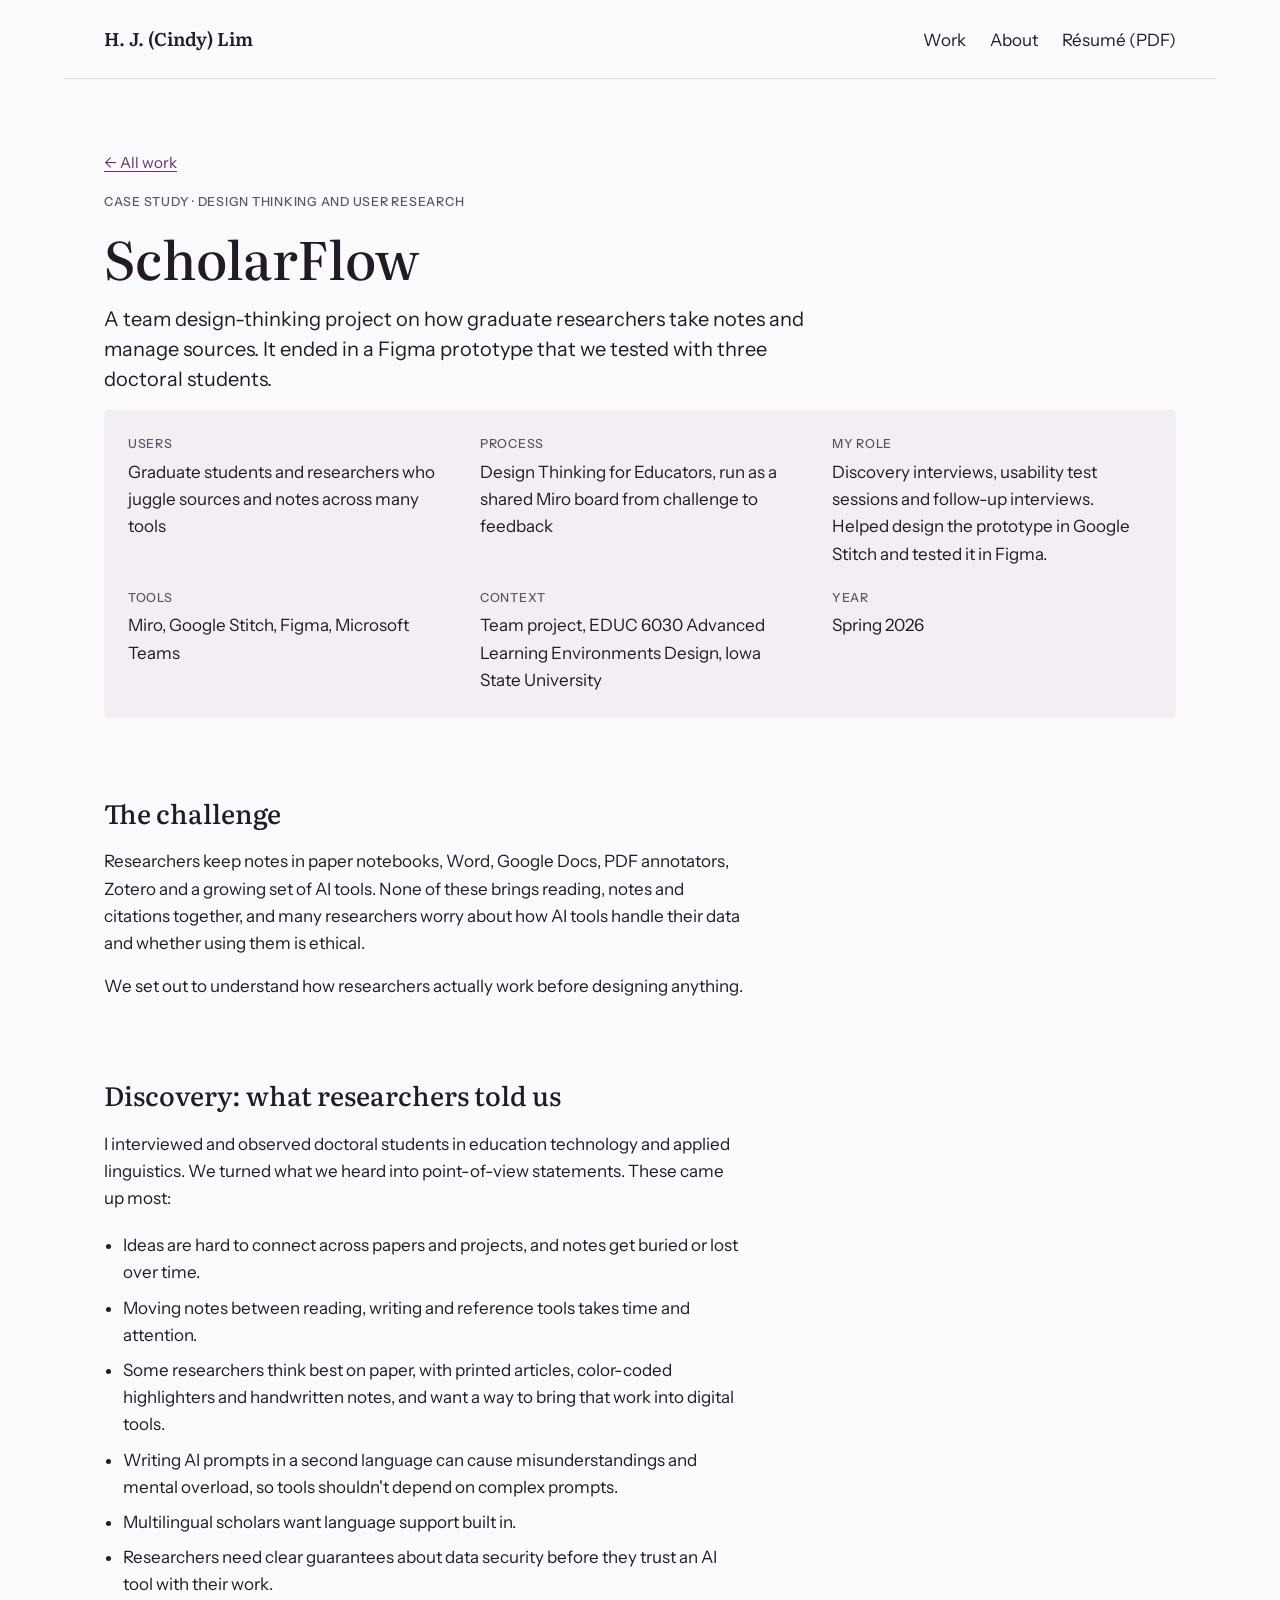
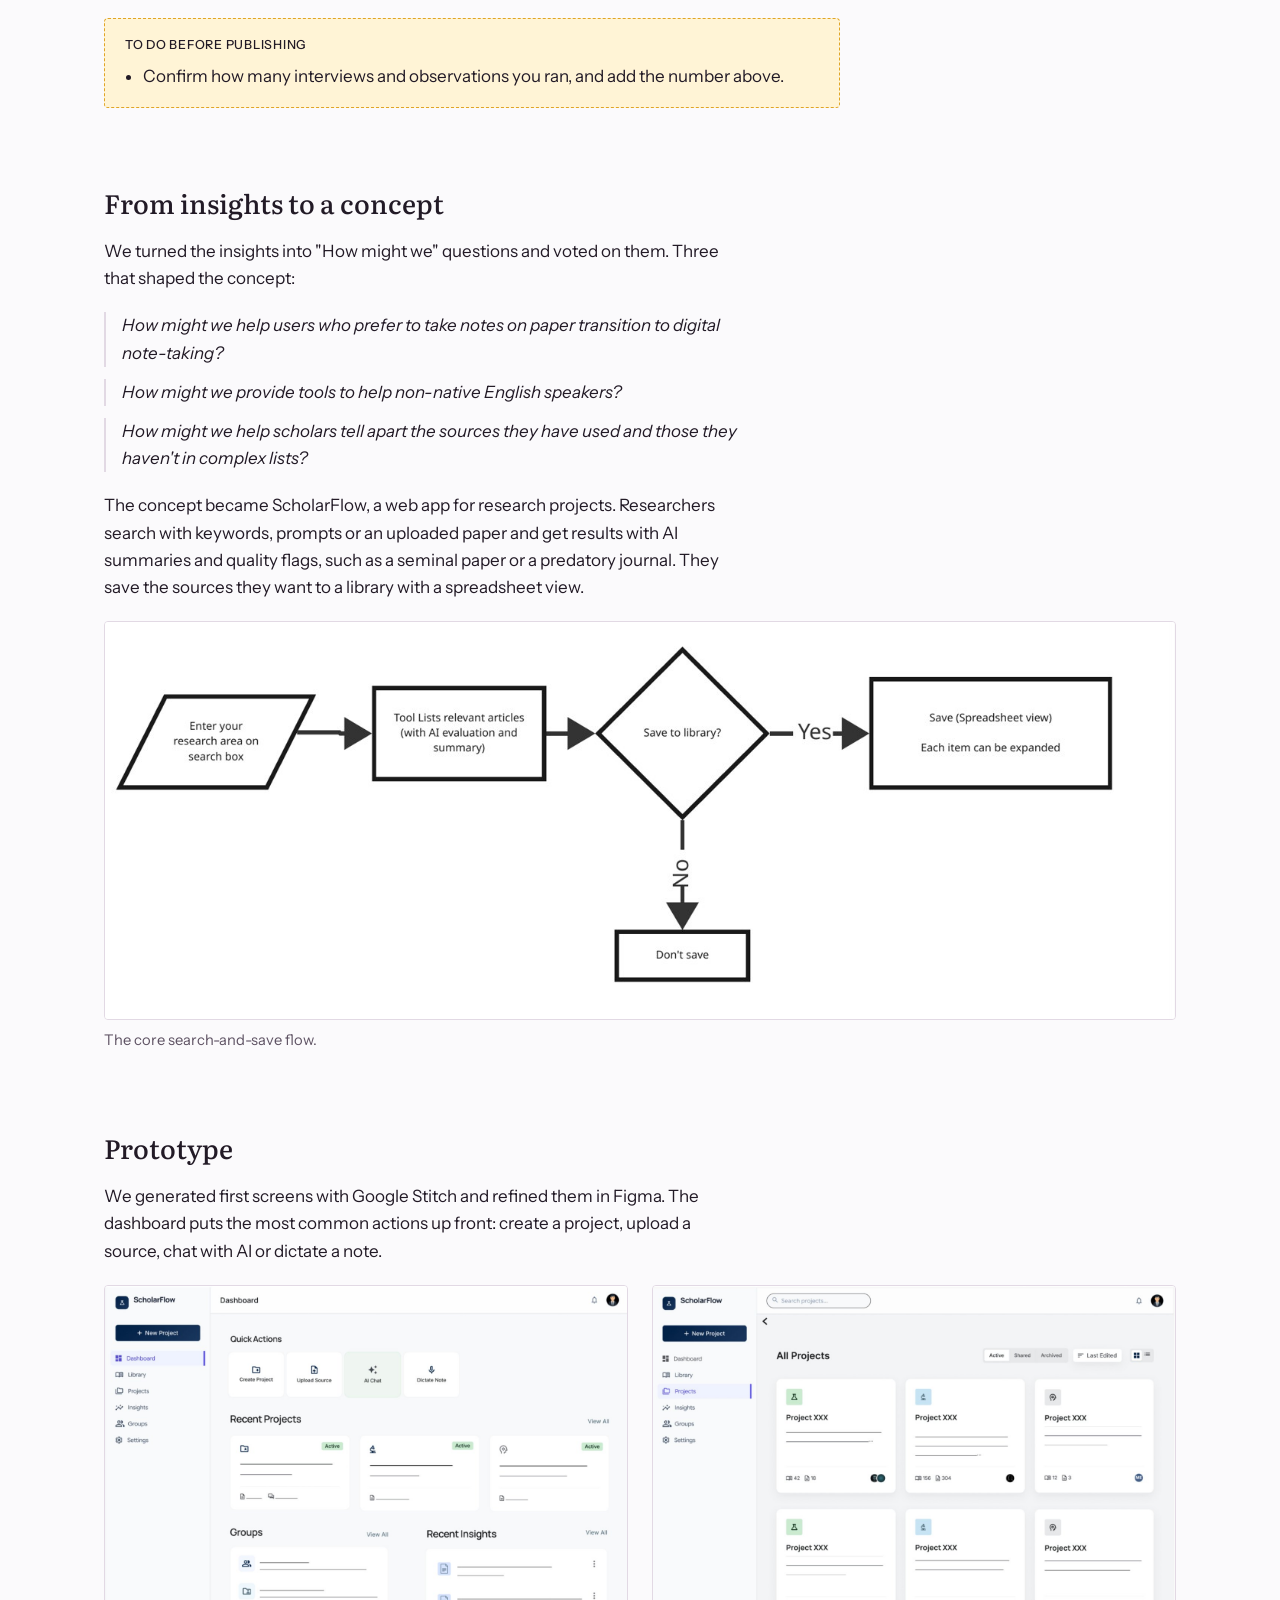
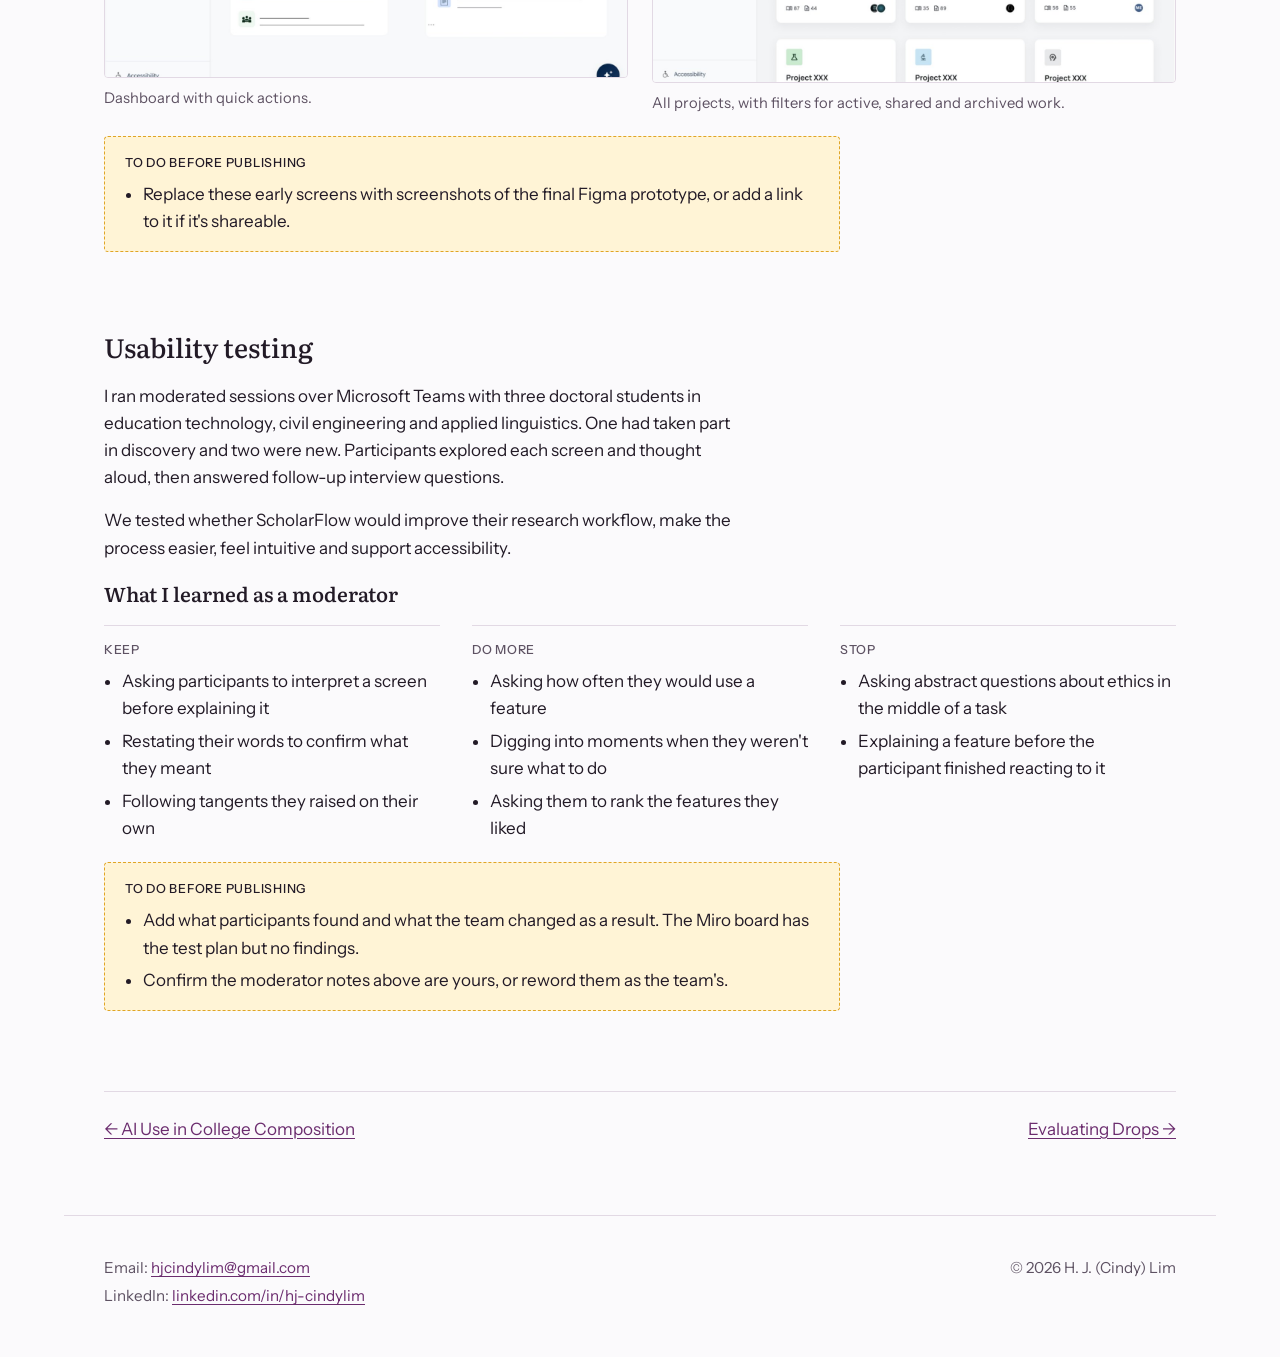
<file: notes-tool.html>
<!doctype html>
<html lang="en">
<head>
  <meta charset="utf-8">
  <meta name="viewport" content="width=device-width, initial-scale=1, viewport-fit=cover">
  <title>ScholarFlow | H. J. (Cindy) Lim</title>
  <meta name="description" content="Case study: discovery research, a Figma prototype and usability testing for an AI-supported research notes tool.">
  <link rel="preconnect" href="https://fonts.googleapis.com">
  <link rel="preconnect" href="https://fonts.gstatic.com" crossorigin>
  <link rel="stylesheet" href="https://fonts.googleapis.com/css2?family=Instrument+Sans:ital,wght@0,400..700;1,400..700&family=Literata:ital,opsz,wght@0,7..72,400..700;1,7..72,400..500&display=swap">
  <link rel="stylesheet" href="styles.css">
</head>
<body>
  <a class="skip-link" href="#main">Skip to content</a>

  <header class="site-header">
    <div class="wrap">
      <a class="site-name" href="./">H. J. (Cindy) Lim</a>
      <nav class="site-nav" aria-label="Main">
        <ul>
          <li><a href="./">Work</a></li>
          <li><a href="about.html">About</a></li>
          <li><a href="resume.pdf">Résumé (PDF)</a></li>
        </ul>
      </nav>
    </div>
  </header>

  <main id="main">
    <div class="wrap page">

      <section class="case-head" aria-labelledby="case-title">
        <p class="back"><a href="./">← All work</a></p>
        <p class="label">Case study · Design thinking and user research</p>
        <h1 id="case-title">ScholarFlow</h1>
        <p class="lead">A team design-thinking project on how graduate researchers take notes and manage sources. It ended in a Figma prototype that we tested with three doctoral students.</p>

        <dl class="spec">
          <div><dt class="label">Users</dt><dd>Graduate students and researchers who juggle sources and notes across many tools</dd></div>
          <div><dt class="label">Process</dt><dd>Design Thinking for Educators, run as a shared Miro board from challenge to feedback</dd></div>
          <div><dt class="label">My role</dt><dd>Discovery interviews, usability test sessions and follow-up interviews. Helped design the prototype in Google Stitch and tested it in Figma.</dd></div>
          <div><dt class="label">Tools</dt><dd>Miro, Google Stitch, Figma, Microsoft Teams</dd></div>
          <div><dt class="label">Context</dt><dd>Team project, EDUC 6030 Advanced Learning Environments Design, Iowa State University</dd></div>
          <div><dt class="label">Year</dt><dd>Spring 2026</dd></div>
        </dl>
      </section>

      <section class="section" aria-labelledby="challenge-title">
        <h2 id="challenge-title">The challenge</h2>
        <div class="prose">
          <p>Researchers keep notes in paper notebooks, Word, Google Docs, PDF annotators, Zotero and a growing set of AI tools. None of these brings reading, notes and citations together, and many researchers worry about how AI tools handle their data and whether using them is ethical.</p>
          <p>We set out to understand how researchers actually work before designing anything.</p>
        </div>
      </section>

      <section class="section" aria-labelledby="discovery-title">
        <h2 id="discovery-title">Discovery: what researchers told us</h2>
        <p>I interviewed and observed doctoral students in education technology and applied linguistics. We turned what we heard into point-of-view statements. These came up most:</p>
        <ul class="bullets">
          <li>Ideas are hard to connect across papers and projects, and notes get buried or lost over time.</li>
          <li>Moving notes between reading, writing and reference tools takes time and attention.</li>
          <li>Some researchers think best on paper, with printed articles, color-coded highlighters and handwritten notes, and want a way to bring that work into digital tools.</li>
          <li>Writing AI prompts in a second language can cause misunderstandings and mental overload, so tools shouldn't depend on complex prompts.</li>
          <li>Multilingual scholars want language support built in.</li>
          <li>Researchers need clear guarantees about data security before they trust an AI tool with their work.</li>
        </ul>
        <aside class="todo" aria-label="To do">
          <p class="label">To do before publishing</p>
          <ul>
            <li>Confirm how many interviews and observations you ran, and add the number above.</li>
          </ul>
        </aside>
      </section>

      <section class="section" aria-labelledby="concept-title">
        <h2 id="concept-title">From insights to a concept</h2>
        <p>We turned the insights into "How might we" questions and voted on them. Three that shaped the concept:</p>
        <ul class="quote-list">
          <li>How might we help users who prefer to take notes on paper transition to digital note-taking?</li>
          <li>How might we provide tools to help non-native English speakers?</li>
          <li>How might we help scholars tell apart the sources they have used and those they haven't in complex lists?</li>
        </ul>
        <p>The concept became ScholarFlow, a web app for research projects. Researchers search with keywords, prompts or an uploaded paper and get results with AI summaries and quality flags, such as a seminal paper or a predatory journal. They save the sources they want to a library with a spreadsheet view.</p>
        <figure class="screen">
          <img src="images/scholarflow-flow.jpg" width="1400" height="519" alt="Flowchart: Enter your research area in the search box. The tool lists relevant articles with AI evaluation and summary. Save to library? Yes leads to Save, in a spreadsheet view where each item can be expanded. No leads to Don't save.">
          <figcaption>The core search-and-save flow.</figcaption>
        </figure>
      </section>

      <section class="section" aria-labelledby="prototype-title">
        <h2 id="prototype-title">Prototype</h2>
        <p>We generated first screens with Google Stitch and refined them in Figma. The dashboard puts the most common actions up front: create a project, upload a source, chat with AI or dictate a note.</p>
        <div class="screens">
          <figure class="screen">
            <img src="images/scholarflow-dashboard.jpg" width="1400" height="1048" alt="ScholarFlow dashboard with a left menu (Dashboard, Library, Projects, Insights, Groups, Settings), four quick actions (Create Project, Upload Source, AI Chat, Dictate Note), recent projects, groups and recent insights.">
            <figcaption>Dashboard with quick actions.</figcaption>
          </figure>
          <figure class="screen">
            <img src="images/scholarflow-projects.jpg" width="1400" height="1062" alt="ScholarFlow All Projects screen: a grid of project cards with counts of sources and notes, filters for Active, Shared and Archived, and a search box.">
            <figcaption>All projects, with filters for active, shared and archived work.</figcaption>
          </figure>
        </div>
        <aside class="todo" aria-label="To do">
          <p class="label">To do before publishing</p>
          <ul>
            <li>Replace these early screens with screenshots of the final Figma prototype, or add a link to it if it's shareable.</li>
          </ul>
        </aside>
      </section>

      <section class="section" aria-labelledby="testing-title">
        <h2 id="testing-title">Usability testing</h2>
        <div class="prose">
          <p>I ran moderated sessions over Microsoft Teams with three doctoral students in education technology, civil engineering and applied linguistics. One had taken part in discovery and two were new. Participants explored each screen and thought aloud, then answered follow-up interview questions.</p>
          <p>We tested whether ScholarFlow would improve their research workflow, make the process easier, feel intuitive and support accessibility.</p>
        </div>
        <h3>What I learned as a moderator</h3>
        <div class="trio">
          <div>
            <p class="label">Keep</p>
            <ul>
              <li>Asking participants to interpret a screen before explaining it</li>
              <li>Restating their words to confirm what they meant</li>
              <li>Following tangents they raised on their own</li>
            </ul>
          </div>
          <div>
            <p class="label">Do more</p>
            <ul>
              <li>Asking how often they would use a feature</li>
              <li>Digging into moments when they weren't sure what to do</li>
              <li>Asking them to rank the features they liked</li>
            </ul>
          </div>
          <div>
            <p class="label">Stop</p>
            <ul>
              <li>Asking abstract questions about ethics in the middle of a task</li>
              <li>Explaining a feature before the participant finished reacting to it</li>
            </ul>
          </div>
        </div>
        <aside class="todo" aria-label="To do">
          <p class="label">To do before publishing</p>
          <ul>
            <li>Add what participants found and what the team changed as a result. The Miro board has the test plan but no findings.</li>
            <li>Confirm the moderator notes above are yours, or reword them as the team's.</li>
          </ul>
        </aside>
      </section>

      <nav class="case-nav" aria-label="Case studies">
        <a href="ai-module.html">← AI Use in College Composition</a>
        <a href="drops-evaluation.html">Evaluating Drops →</a>
      </nav>

    </div>
  </main>

  <footer class="site-footer">
    <div class="wrap">
      <address>
        <span>Email: <a href="mailto:hjcindylim@gmail.com">hjcindylim@gmail.com</a></span>
        <span>LinkedIn: <a href="https://www.linkedin.com/in/hj-cindylim">linkedin.com/in/hj-cindylim</a></span>
      </address>
      <p>© 2026 H. J. (Cindy) Lim</p>
    </div>
  </footer>
</body>
</html>
</file>
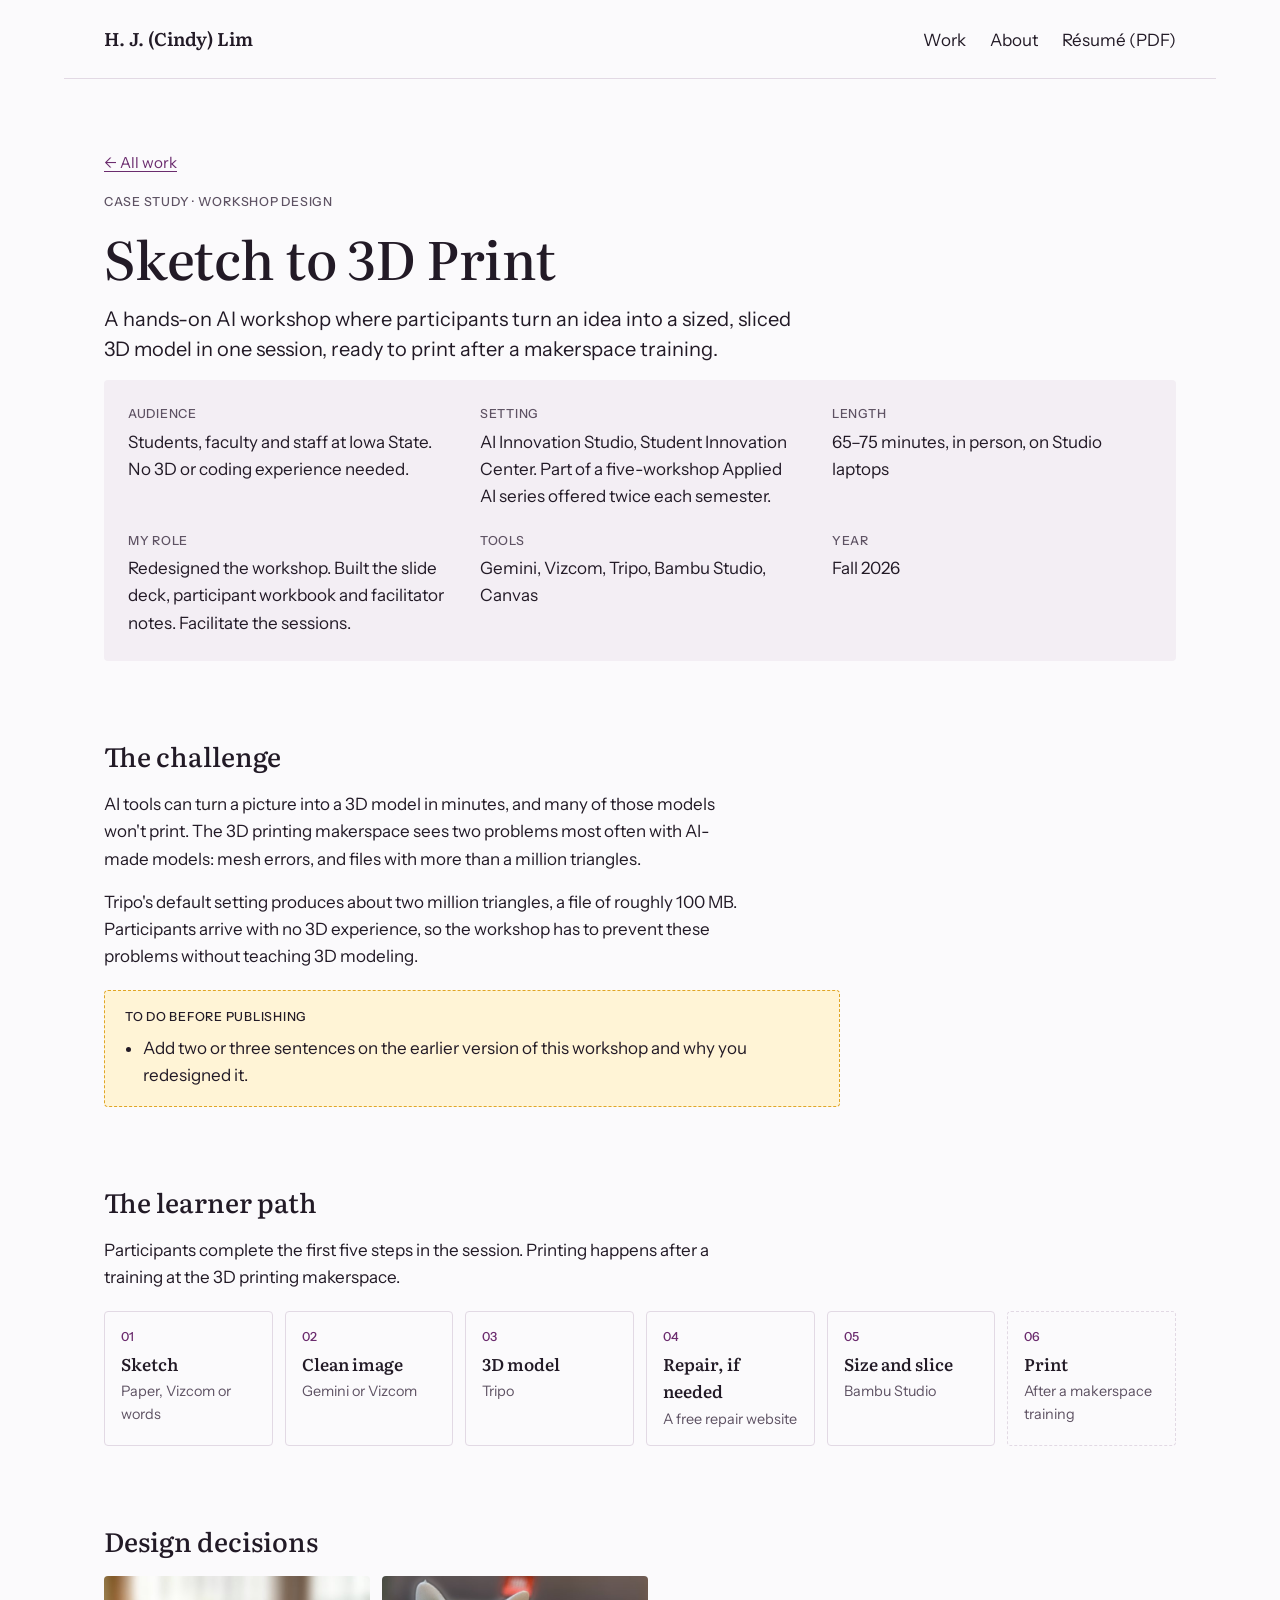
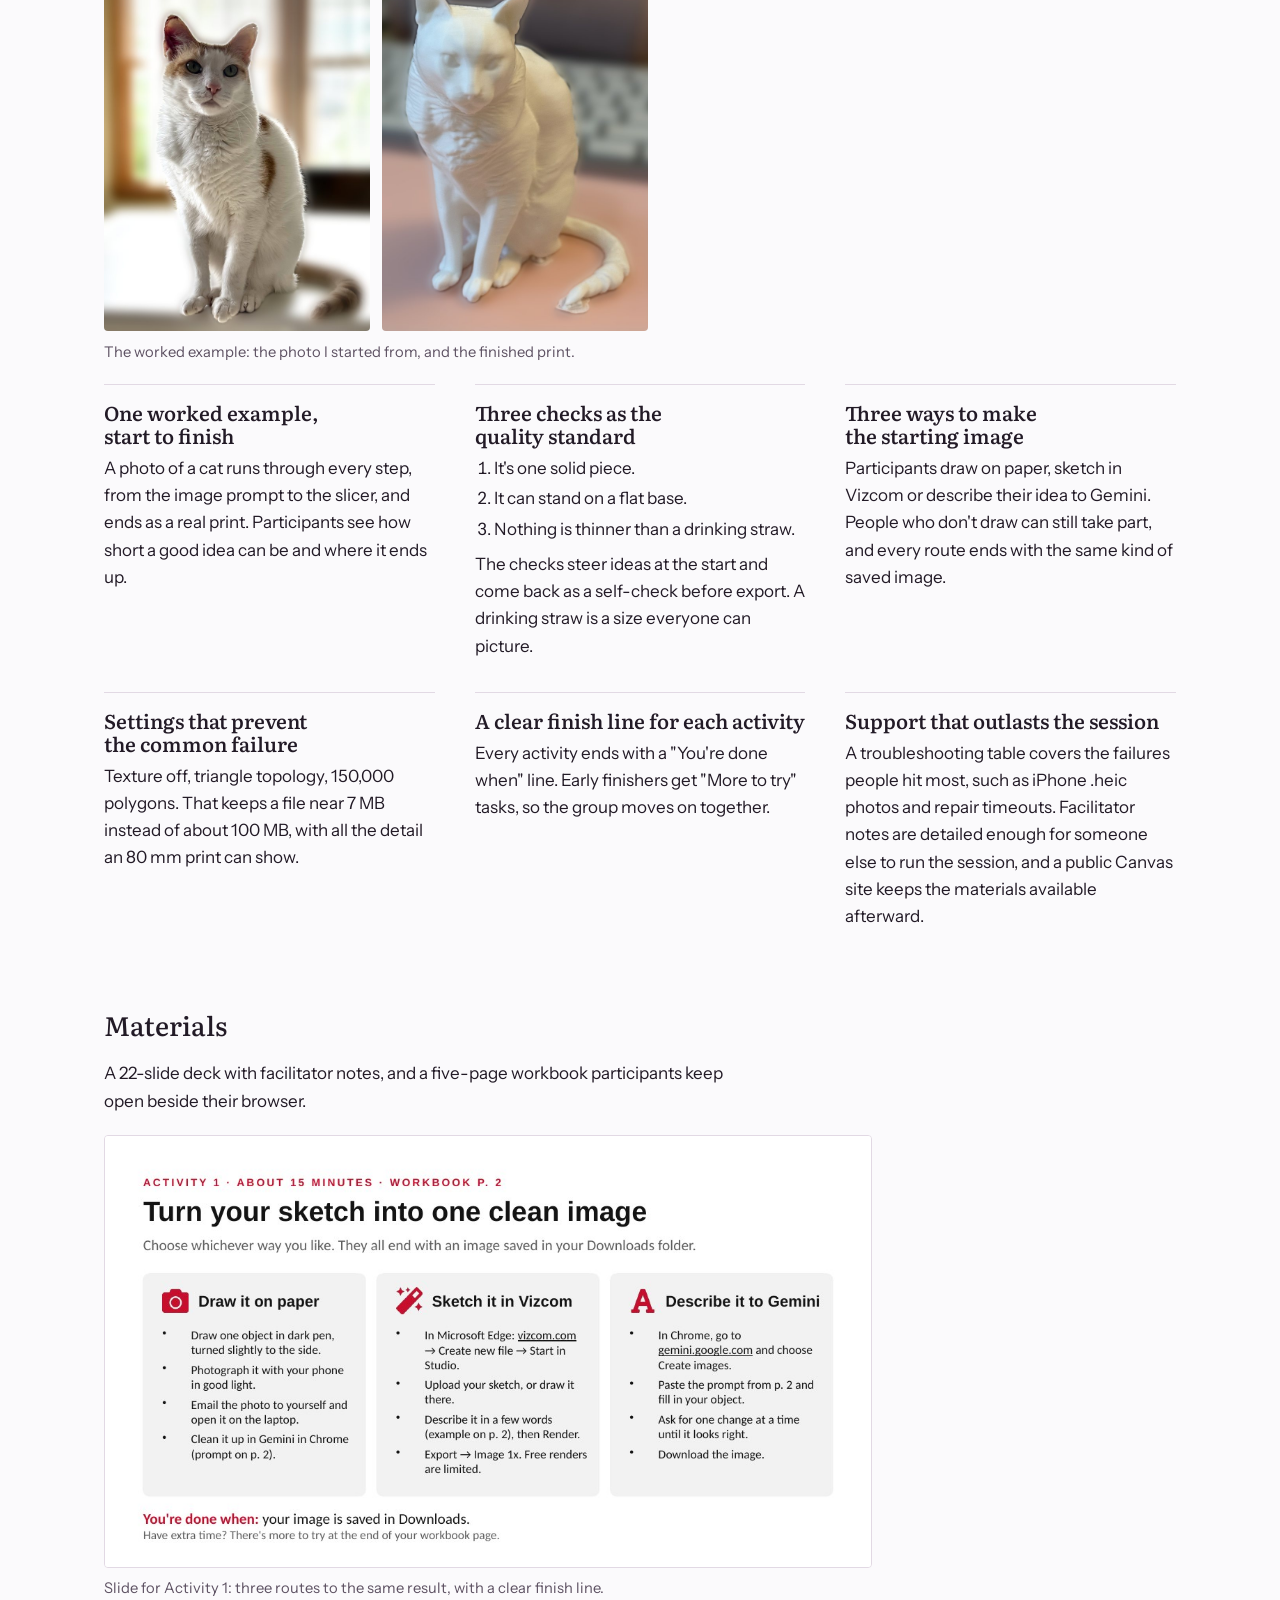
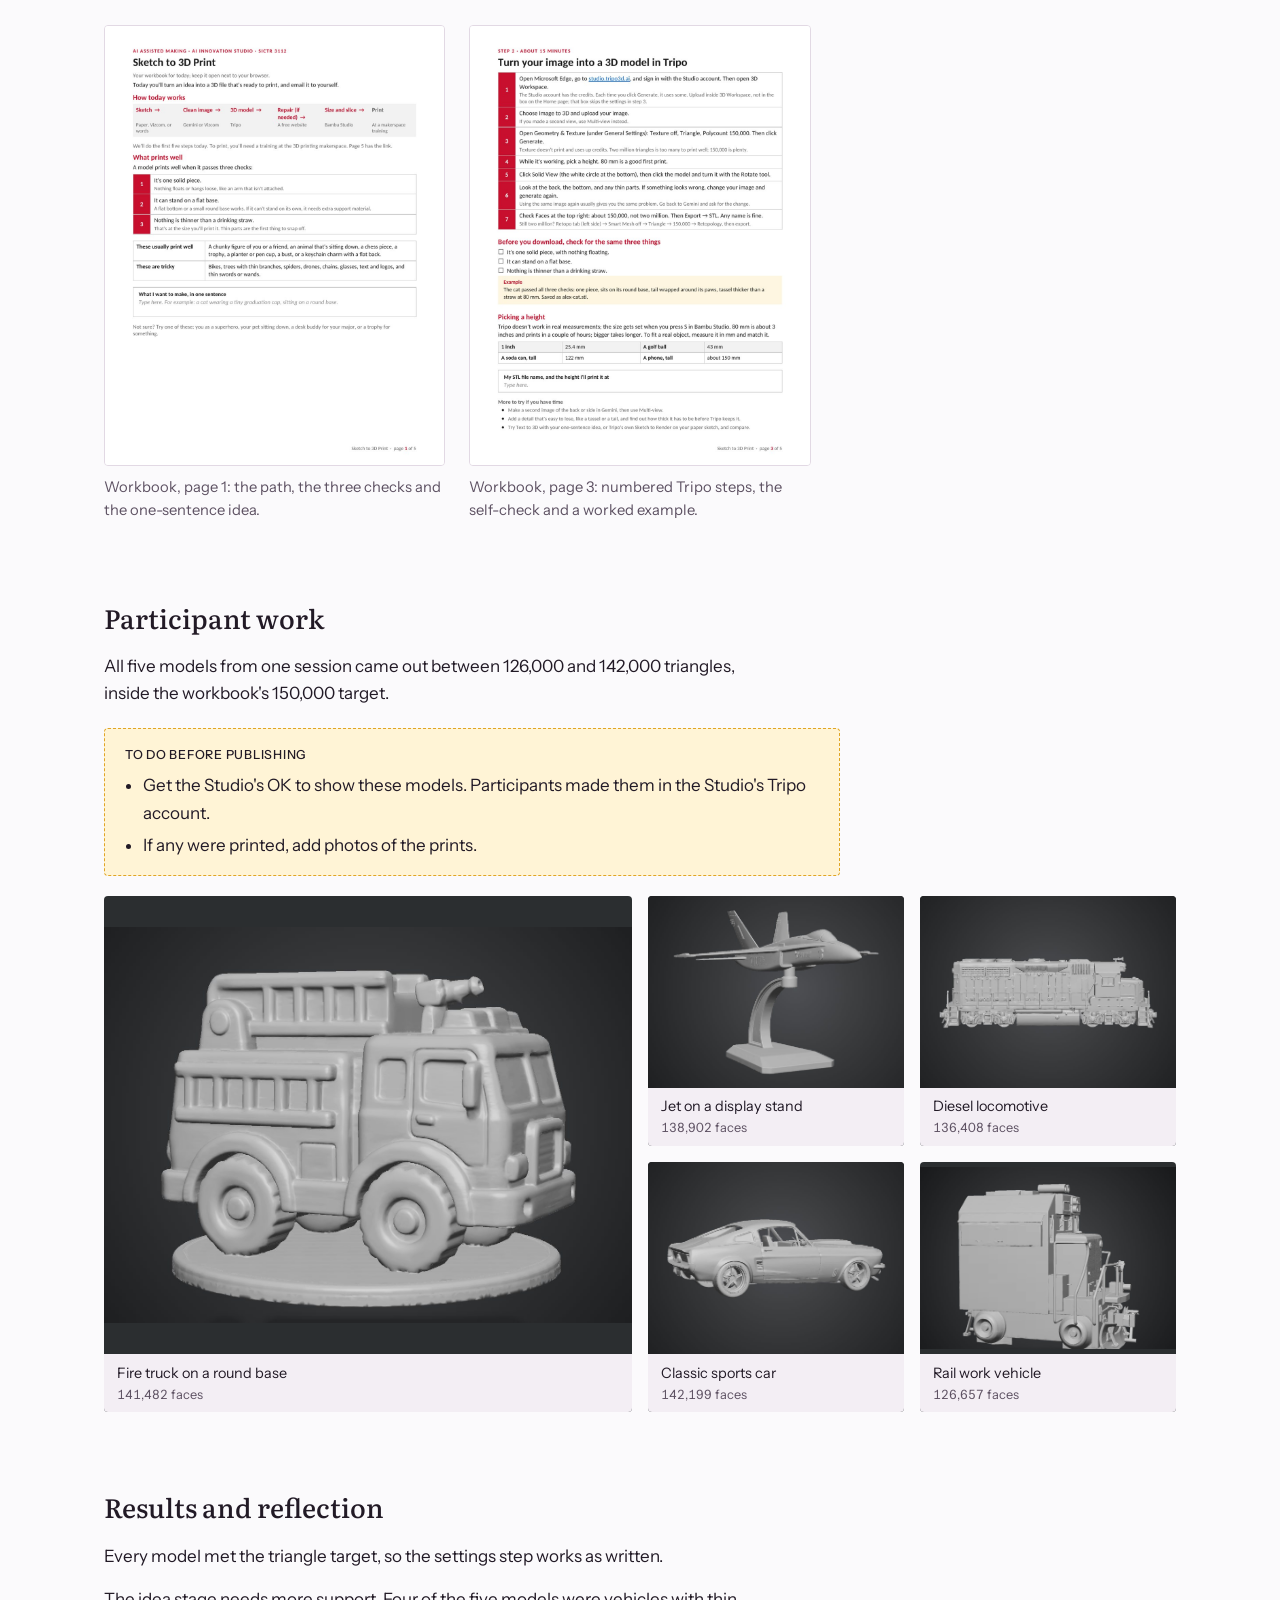
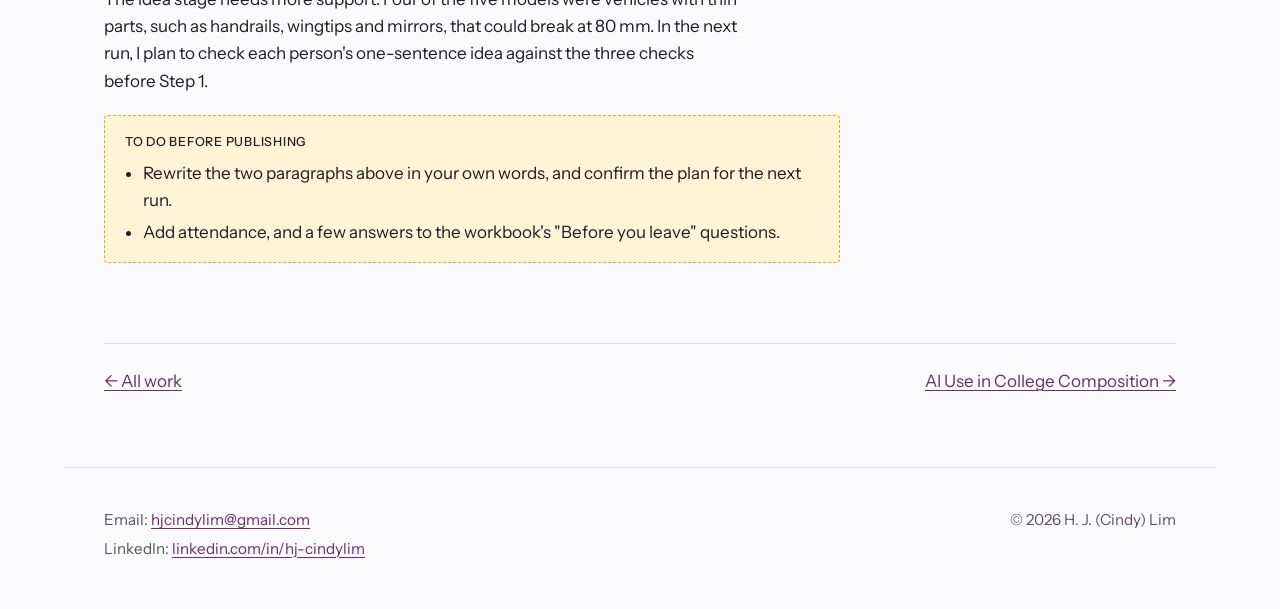
<file: workshop.html>
<!doctype html>
<html lang="en">
<head>
  <meta charset="utf-8">
  <meta name="viewport" content="width=device-width, initial-scale=1, viewport-fit=cover">
  <title>Sketch to 3D Print | H. J. (Cindy) Lim</title>
  <meta name="description" content="Case study: a hands-on AI workshop that takes participants from an idea to a print-ready 3D model.">
  <link rel="preconnect" href="https://fonts.googleapis.com">
  <link rel="preconnect" href="https://fonts.gstatic.com" crossorigin>
  <link rel="stylesheet" href="https://fonts.googleapis.com/css2?family=Instrument+Sans:ital,wght@0,400..700;1,400..700&family=Literata:ital,opsz,wght@0,7..72,400..700;1,7..72,400..500&display=swap">
  <link rel="stylesheet" href="styles.css">
</head>
<body>
  <a class="skip-link" href="#main">Skip to content</a>

  <header class="site-header">
    <div class="wrap">
      <a class="site-name" href="./">H. J. (Cindy) Lim</a>
      <nav class="site-nav" aria-label="Main">
        <ul>
          <li><a href="./">Work</a></li>
          <li><a href="about.html">About</a></li>
          <li><a href="resume.pdf">Résumé (PDF)</a></li>
        </ul>
      </nav>
    </div>
  </header>

  <!-- TEMPLATE NOTE: To make another case study, copy this whole file, rename it
       (for example ai-module.html), and replace the text section by section. -->

  <main id="main">
    <div class="wrap page">

      <section class="case-head" aria-labelledby="case-title">
        <p class="back"><a href="./">← All work</a></p>
        <p class="label">Case study · Workshop design</p>
        <h1 id="case-title">Sketch to 3D Print</h1>
        <p class="lead">A hands-on AI workshop where participants turn an idea into a sized, sliced 3D model in one session, ready to print after a makerspace training.</p>

        <dl class="spec">
          <div><dt class="label">Audience</dt><dd>Students, faculty and staff at Iowa State. No 3D or coding experience needed.</dd></div>
          <div><dt class="label">Setting</dt><dd>AI Innovation Studio, Student Innovation Center. Part of a five-workshop Applied AI series offered twice each semester.</dd></div>
          <div><dt class="label">Length</dt><dd>65–75 minutes, in person, on Studio laptops</dd></div>
          <div><dt class="label">My role</dt><dd>Redesigned the workshop. Built the slide deck, participant workbook and facilitator notes. Facilitate the sessions.</dd></div>
          <div><dt class="label">Tools</dt><dd>Gemini, Vizcom, Tripo, Bambu Studio, Canvas</dd></div>
          <div><dt class="label">Year</dt><dd>Fall 2026</dd></div>
        </dl>
      </section>

      <section class="section" aria-labelledby="challenge-title">
        <h2 id="challenge-title">The challenge</h2>
        <div class="prose">
          <p>AI tools can turn a picture into a 3D model in minutes, and many of those models won't print. The 3D printing makerspace sees two problems most often with AI-made models: mesh errors, and files with more than a million triangles.</p>
          <p>Tripo's default setting produces about two million triangles, a file of roughly 100 MB. Participants arrive with no 3D experience, so the workshop has to prevent these problems without teaching 3D modeling.</p>
        </div>
        <aside class="todo" aria-label="To do">
          <p class="label">To do before publishing</p>
          <ul>
            <li>Add two or three sentences on the earlier version of this workshop and why you redesigned it.</li>
          </ul>
        </aside>
      </section>

      <section class="section" aria-labelledby="path-title">
        <h2 id="path-title">The learner path</h2>
        <p>Participants complete the first five steps in the session. Printing happens after a training at the 3D printing makerspace.</p>
        <ol class="path">
          <li><strong>Sketch</strong><span>Paper, Vizcom or words</span></li>
          <li><strong>Clean image</strong><span>Gemini or Vizcom</span></li>
          <li><strong>3D model</strong><span>Tripo</span></li>
          <li><strong>Repair, if needed</strong><span>A free repair website</span></li>
          <li><strong>Size and slice</strong><span>Bambu Studio</span></li>
          <li class="later"><strong>Print</strong><span>After a makerspace training</span></li>
        </ol>
      </section>

      <section class="section" aria-labelledby="decisions-title">
        <h2 id="decisions-title">Design decisions</h2>

        <figure>
          <div class="pair">
            <img src="images/cat-photo.jpg" width="700" height="933" alt="Photo of a white and ginger cat sitting upright.">
            <img src="images/cat-print.jpg" width="700" height="901" alt="A white 3D print of the same cat, sitting upright with its tail curled beside it.">
          </div>
          <figcaption>The worked example: the photo I started from, and the finished print.</figcaption>
        </figure>

        <div class="decisions">
          <article>
            <h3>One worked example, start to finish</h3>
            <p>A photo of a cat runs through every step, from the image prompt to the slicer, and ends as a real print. Participants see how short a good idea can be and where it ends up.</p>
          </article>
          <article>
            <h3>Three checks as the quality standard</h3>
            <ol class="checks">
              <li>It's one solid piece.</li>
              <li>It can stand on a flat base.</li>
              <li>Nothing is thinner than a drinking straw.</li>
            </ol>
            <p>The checks steer ideas at the start and come back as a self-check before export. A drinking straw is a size everyone can picture.</p>
          </article>
          <article>
            <h3>Three ways to make the starting image</h3>
            <p>Participants draw on paper, sketch in Vizcom or describe their idea to Gemini. People who don't draw can still take part, and every route ends with the same kind of saved image.</p>
          </article>
          <article>
            <h3>Settings that prevent the common failure</h3>
            <p>Texture off, triangle topology, 150,000 polygons. That keeps a file near 7 MB instead of about 100 MB, with all the detail an 80 mm print can show.</p>
          </article>
          <article>
            <h3>A clear finish line for each activity</h3>
            <p>Every activity ends with a "You're done when" line. Early finishers get "More to try" tasks, so the group moves on together.</p>
          </article>
          <article>
            <h3>Support that outlasts the session</h3>
            <p>A troubleshooting table covers the failures people hit most, such as iPhone .heic photos and repair timeouts. Facilitator notes are detailed enough for someone else to run the session, and a public Canvas site keeps the materials available afterward.</p>
          </article>
        </div>
      </section>

      <section class="section" aria-labelledby="materials-title">
        <h2 id="materials-title">Materials</h2>
        <p>A 22-slide deck with facilitator notes, and a five-page workbook participants keep open beside their browser.</p>
        <div class="materials">
          <figure class="wide">
            <img src="images/slide-three-routes.jpg" width="1100" height="619" alt="Slide titled Turn your sketch into one clean image, with three columns: Draw it on paper, Sketch it in Vizcom, and Describe it to Gemini, each with short steps. It ends with: You're done when your image is saved in Downloads.">
            <figcaption>Slide for Activity 1: three routes to the same result, with a clear finish line.</figcaption>
          </figure>
          <figure>
            <img src="images/workbook-page-1.jpg" width="1000" height="1294" alt="Workbook page 1: the six-step path, the three checks for a printable model, examples of ideas that print well and ideas that are tricky, and a box to write the idea in one sentence.">
            <figcaption>Workbook, page 1: the path, the three checks and the one-sentence idea.</figcaption>
          </figure>
          <figure>
            <img src="images/workbook-page-3.jpg" width="1000" height="1294" alt="Workbook page 3: seven numbered steps for making a model in Tripo, a checklist of the three checks before download, a worked example, and a table for picking a print height.">
            <figcaption>Workbook, page 3: numbered Tripo steps, the self-check and a worked example.</figcaption>
          </figure>
        </div>
      </section>

      <section class="section" aria-labelledby="work-title">
        <h2 id="work-title">Participant work</h2>
        <p>All five models from one session came out between 126,000 and 142,000 triangles, inside the workbook's 150,000 target.</p>
        <aside class="todo" aria-label="To do">
          <p class="label">To do before publishing</p>
          <ul>
            <li>Get the Studio's OK to show these models. Participants made them in the Studio's Tripo account.</li>
            <li>If any were printed, add photos of the prints.</li>
          </ul>
        </aside>
        <div class="gallery">
          <figure>
            <img src="images/participant-fire-truck.jpg" width="1198" height="899" alt="Chunky toy fire truck with ladders on its sides, standing on a round base.">
            <figcaption><span>Fire truck on a round base</span><span class="num">141,482 faces</span></figcaption>
          </figure>
          <figure>
            <img src="images/participant-jet.jpg" width="1070" height="803" alt="Fighter jet mounted on a curved display stand with a flat base.">
            <figcaption><span>Jet on a display stand</span><span class="num">138,902 faces</span></figcaption>
          </figure>
          <figure>
            <img src="images/participant-locomotive.jpg" width="1134" height="851" alt="Long diesel locomotive seen from the side, with detailed panels, handrails and wheels.">
            <figcaption><span>Diesel locomotive</span><span class="num">136,408 faces</span></figcaption>
          </figure>
          <figure>
            <img src="images/participant-classic-car.jpg" width="1111" height="834" alt="Classic fastback sports car seen from the rear three-quarter view.">
            <figcaption><span>Classic sports car</span><span class="num">142,199 faces</span></figcaption>
          </figure>
          <figure>
            <img src="images/participant-rail-vehicle.jpg" width="1200" height="850" alt="Boxy rail work vehicle with a tall cab, side railings and large wheels.">
            <figcaption><span>Rail work vehicle</span><span class="num">126,657 faces</span></figcaption>
          </figure>
        </div>
      </section>

      <section class="section" aria-labelledby="reflection-title">
        <h2 id="reflection-title">Results and reflection</h2>
        <div class="prose">
          <p>Every model met the triangle target, so the settings step works as written.</p>
          <p>The idea stage needs more support. Four of the five models were vehicles with thin parts, such as handrails, wingtips and mirrors, that could break at 80 mm. In the next run, I plan to check each person's one-sentence idea against the three checks before Step 1.</p>
        </div>
        <aside class="todo" aria-label="To do">
          <p class="label">To do before publishing</p>
          <ul>
            <li>Rewrite the two paragraphs above in your own words, and confirm the plan for the next run.</li>
            <li>Add attendance, and a few answers to the workbook's "Before you leave" questions.</li>
          </ul>
        </aside>
      </section>

      <nav class="case-nav" aria-label="Case studies">
        <a href="./">← All work</a>
        <a href="ai-module.html">AI Use in College Composition →</a>
      </nav>

    </div>
  </main>

  <footer class="site-footer">
    <div class="wrap">
      <address>
        <span>Email: <a href="mailto:hjcindylim@gmail.com">hjcindylim@gmail.com</a></span>
        <span>LinkedIn: <a href="https://www.linkedin.com/in/hj-cindylim">linkedin.com/in/hj-cindylim</a></span>
      </address>
      <p>© 2026 H. J. (Cindy) Lim</p>
    </div>
  </footer>
</body>
</html>
</file>
<file: styles.css>
/* ==========================================================
   Portfolio styles: one file shared by every page.
   To change a color or font everywhere, edit the tokens below.
   ========================================================== */

/* Layout concept: each page reads like a design document:
   a spec sheet up top, then short sections, top to bottom.
   Palette: plum. Type: Literata headings, Instrument Sans body. */

:root {
  /* Color (light theme) */
  --paper: #fbfafc;        /* page background */
  --surface: #f3eef4;      /* panels and spec sheets */
  --ink: #221a26;          /* main text */
  --muted: #5e5263;        /* secondary text */
  --rule: #e2d9e4;         /* lines and borders */
  --accent: #6b2c6e;       /* deep plum: links and highlights */
  --accent-ink: #ffffff;   /* text on accent */
  --signal: #6b2c6e;       /* small markers */
  --todo-bg: #fff4d6;      /* to-do boxes (delete these before publishing) */
  --todo-border: #e0a526;
  --stage: #2b2e30;        /* background behind 3D model screenshots */
  --sheet: #ffffff;        /* backdrop behind slide and workbook images */

  /* Type */
  --font-display: "Literata", Georgia, "Times New Roman", serif;
  --font-body: "Instrument Sans", "Segoe UI", system-ui, sans-serif;
  --font-label: "Instrument Sans", "Segoe UI", system-ui, sans-serif;

  --step-0: 1.0625rem;  /* body, 17px */
  --step-1: 1.25rem;
  --step-2: 1.65rem;
  --step-3: clamp(2.1rem, 1.4rem + 3vw, 3.3rem);
  --label: 0.78rem;

  --measure: 40rem;     /* comfortable line length for paragraphs */
  --page: 72rem;        /* widest the content gets */
  color-scheme: light;
}

@media (prefers-color-scheme: dark) {
  :root:not([data-theme="light"]) {
    --paper: #17121a;
    --surface: #221a26;
    --ink: #efe8f1;
    --muted: #b3a6b7;
    --rule: #3a2f3e;
    --accent: #c3a3dc;
    --accent-ink: #17121a;
    --signal: #c3a3dc;
    --todo-bg: #33290f;
    --todo-border: #a8791a;
    --stage: #2b2e30;
    --sheet: #ffffff;
    color-scheme: dark;
  }
}

:root[data-theme="dark"] {
  --paper: #17121a;
  --surface: #221a26;
  --ink: #efe8f1;
  --muted: #b3a6b7;
  --rule: #3a2f3e;
  --accent: #c3a3dc;
  --accent-ink: #17121a;
  --signal: #c3a3dc;
  --todo-bg: #33290f;
  --todo-border: #a8791a;
  --stage: #2b2e30;
  --sheet: #ffffff;
  color-scheme: dark;
}

/* ---------- Base ---------- */

*, *::before, *::after { box-sizing: border-box; }

html { -webkit-text-size-adjust: 100%; }

body {
  margin: 0;
  background: var(--paper);
  color: var(--ink);
  font-family: var(--font-body);
  font-size: var(--step-0);
  line-height: 1.6;
}

img { max-width: 100%; height: auto; display: block; }

a { color: var(--accent); text-underline-offset: 0.18em; text-decoration-thickness: 1px; }
a:hover { text-decoration-thickness: 2px; }
:focus-visible { outline: 3px solid var(--accent); outline-offset: 3px; border-radius: 2px; }

h1, h2, h3 {
  font-family: var(--font-display);
  line-height: 1.15;
  text-wrap: balance;
  margin: 0;
}
h1 { font-size: var(--step-3); font-weight: 500; letter-spacing: -0.01em; }
h2 { font-size: var(--step-2); font-weight: 500; }
h3 { font-size: var(--step-1); font-weight: 550; }
p { margin: 0; }

.label {
  font-family: var(--font-label);
  font-size: var(--label);
  font-weight: 500;
  letter-spacing: 0.06em;
  text-transform: uppercase;
  color: var(--muted);
}

.skip-link {
  position: absolute;
  left: 1rem;
  top: -4rem;
  background: var(--accent);
  color: var(--accent-ink);
  padding: 0.5rem 0.9rem;
  z-index: 10;
}
.skip-link:focus { top: 1rem; }

/* One outer wrapper sets the side gutter for every page */
.wrap {
  max-width: var(--page);
  margin-inline: auto;
  padding-inline: clamp(1rem, 4vw, 2.5rem);
}

/* ---------- Header and footer ---------- */

.site-header .wrap {
  display: flex;
  flex-wrap: wrap;
  align-items: baseline;
  justify-content: space-between;
  gap: 0.75rem 2rem;
  padding-block: 1.5rem;
  border-bottom: 1px solid var(--rule);
}
.site-name {
  font-family: var(--font-display);
  font-weight: 600;
  font-size: 1.15rem;
  color: var(--ink);
  text-decoration: none;
}
.site-nav ul {
  display: flex;
  flex-wrap: wrap;
  gap: 0.25rem 1.5rem;
  list-style: none;
  margin: 0;
  padding: 0;
}
.site-nav a { color: var(--ink); text-decoration: none; }
.site-nav a:hover, .site-nav a[aria-current="page"] {
  text-decoration: underline;
  text-decoration-color: var(--accent);
  text-decoration-thickness: 2px;
}

.site-footer .wrap {
  display: flex;
  flex-wrap: wrap;
  justify-content: space-between;
  gap: 1rem 2rem;
  padding-block: 2.5rem 3rem;
  border-top: 1px solid var(--rule);
  color: var(--muted);
  font-size: 0.95rem;
}
.site-footer address { font-style: normal; display: grid; gap: 0.25rem; }

main { display: block; }

/* Vertical rhythm between page sections */
.page { display: grid; gap: clamp(3rem, 7vw, 5rem); padding-block: clamp(2.5rem, 6vw, 4.5rem); }
.section { display: grid; gap: 1.25rem; }
.section > p, .prose p { max-width: var(--measure); }
.prose { display: grid; gap: 1rem; }

/* ---------- Home ---------- */

.intro { display: grid; gap: 1.5rem; }
.intro .lead { font-size: var(--step-1); line-height: 1.5; max-width: 42rem; }

.focus-list {
  display: flex;
  flex-wrap: wrap;
  gap: 0.5rem;
  list-style: none;
  margin: 0;
  padding: 0;
}
.focus-list li {
  font-family: var(--font-label);
  font-size: 0.85rem;
  padding: 0.3rem 0.65rem;
  border: 1px solid var(--rule);
  border-radius: 2px;
  background: var(--surface);
}

.contact-links { display: flex; flex-wrap: wrap; gap: 0.5rem 1.5rem; }

/* Featured project: text beside a picture, stacked on phones */
.featured {
  display: grid;
  gap: 1.5rem;
  align-items: center;
  padding-top: 1.5rem;
  border-top: 2px solid var(--ink);
}
.featured > * { min-width: 0; }
.featured .text { display: grid; gap: 0.85rem; }
.featured h3 { font-size: var(--step-2); }
.featured h3 a { color: var(--ink); text-decoration: none; }
.featured h3 a:hover { text-decoration: underline; text-decoration-color: var(--accent); }
.featured .shot {
  background: var(--stage);
  border-radius: 4px;
  overflow: hidden;
}
.featured .shot img { width: 100%; aspect-ratio: 4 / 3; object-fit: contain; }
@media (min-width: 52rem) {
  .featured { grid-template-columns: 1fr 1fr; gap: 3rem; }
}

.read-more { font-weight: 700; }

/* Other projects: one row each, same layout every time */
.work-list { list-style: none; margin: 0; padding: 0; display: grid; }
.work-list li {
  display: grid;
  gap: 0.4rem 2rem;
  padding-block: 1.25rem;
  border-top: 1px solid var(--rule);
}
.work-list li > * { min-width: 0; }
.work-list h3 { font-size: 1.15rem; }
.work-list h3 a { color: var(--ink); text-decoration: none; }
.work-list h3 a:hover { text-decoration: underline; text-decoration-color: var(--accent); }
.work-list p { max-width: var(--measure); }
.work-list .meta { color: var(--muted); font-size: 0.95rem; }
@media (min-width: 52rem) {
  .work-list li { grid-template-columns: 14rem 1fr; }
  .work-list .label { padding-top: 0.25rem; }
  .work-list .body { display: grid; gap: 0.4rem; }
}
.status {
  display: inline-flex;
  align-items: center;
  gap: 0.45rem;
  font-family: var(--font-label);
  font-size: 0.8rem;
  color: var(--muted);
}
.status::before {
  content: "";
  width: 0.55rem;
  height: 0.55rem;
  border-radius: 50%;
  background: var(--signal);
}

/* ---------- Case study pages ---------- */

.back { font-size: 0.95rem; }
.case-head { display: grid; gap: 1rem; }
.case-head .lead { font-size: var(--step-1); line-height: 1.5; max-width: 44rem; }

/* Spec sheet: the facts a hiring manager scans first */
.spec {
  display: grid;
  grid-template-columns: repeat(auto-fit, minmax(17rem, 1fr));
  gap: 1.25rem 2rem;
  margin: 0;
  padding: 1.5rem;
  background: var(--surface);
  border-radius: 4px;
}
.spec div { display: grid; gap: 0.3rem; align-content: start; min-width: 0; }
.spec dd { margin: 0; }

/* Learner path: a real sequence, so it is numbered */
.path {
  list-style: none;
  margin: 0;
  padding: 0;
  display: grid;
  grid-template-columns: repeat(auto-fit, minmax(9.5rem, 1fr));
  gap: 0.75rem;
  counter-reset: step;
}
.path li {
  counter-increment: step;
  display: grid;
  gap: 0.2rem;
  align-content: start;
  padding: 0.9rem 1rem;
  border: 1px solid var(--rule);
  border-radius: 4px;
  min-width: 0;
}
.path li::before {
  content: counter(step, decimal-leading-zero);
  font-family: var(--font-label);
  font-size: var(--label);
  color: var(--accent);
  font-weight: 500;
}
.path strong { font-family: var(--font-display); font-weight: 550; }
.path span { color: var(--muted); font-size: 0.9rem; }
.path li.later { border-style: dashed; }

.decisions {
  display: grid;
  grid-template-columns: repeat(auto-fit, minmax(19rem, 1fr));
  gap: 2rem 2.5rem;
}
@media (min-width: 52rem) {
  .decisions.two { grid-template-columns: repeat(2, minmax(0, 1fr)); }
}
.decisions article {
  display: grid;
  gap: 0.5rem;
  align-content: start;
  padding-top: 1rem;
  border-top: 1px solid var(--rule);
  min-width: 0;
}

.checks { margin: 0; padding-left: 1.2rem; display: grid; gap: 0.2rem; }

figure { margin: 0; display: grid; gap: 0.6rem; min-width: 0; }
figcaption { color: var(--muted); font-size: 0.92rem; max-width: var(--measure); }

.pair {
  display: grid;
  grid-template-columns: repeat(2, minmax(0, 1fr));
  gap: 0.75rem;
  max-width: 34rem;
}
.pair img { border-radius: 4px; aspect-ratio: 3 / 4; object-fit: cover; width: 100%; }

.materials {
  display: grid;
  grid-template-columns: repeat(auto-fit, minmax(16rem, 1fr));
  gap: 1.5rem;
  align-items: start;
}
.materials img { border: 1px solid var(--rule); border-radius: 4px; background: var(--sheet); }
.materials .wide { grid-column: 1 / -1; max-width: 48rem; }

.gallery {
  display: grid;
  grid-template-columns: repeat(2, minmax(0, 1fr));
  gap: 1rem;
}
.gallery figure {
  background: var(--stage);
  border-radius: 4px;
  overflow: hidden;
  gap: 0;
  grid-template-rows: 1fr auto;
}
.gallery img { width: 100%; height: 100%; aspect-ratio: 4 / 3; object-fit: contain; }
/* The first model is shown large: it passes all three checks */
.gallery figure:first-child { grid-column: span 2; }
@media (min-width: 52rem) {
  .gallery { grid-template-columns: repeat(4, minmax(0, 1fr)); }
  .gallery figure:first-child { grid-row: span 2; }
}
.gallery figcaption {
  display: flex;
  flex-direction: column;
  gap: 0.15rem;
  padding: 0.6rem 0.8rem;
  background: var(--surface);
  color: var(--ink);
  font-size: 0.9rem;
  line-height: 1.35;
}
.gallery figcaption .num {
  font-family: var(--font-label);
  font-size: 0.8rem;
  color: var(--muted);
  font-variant-numeric: tabular-nums;
}

/* Tables: they scroll sideways on their own if a phone is too narrow */
.table-wrap { overflow-x: auto; max-width: 100%; }
table { border-collapse: collapse; width: 100%; min-width: 34rem; font-size: 0.97rem; }
th, td { text-align: left; vertical-align: top; padding: 0.7rem 0.9rem 0.7rem 0; border-top: 1px solid var(--rule); }
thead th {
  font-family: var(--font-label);
  font-size: var(--label);
  font-weight: 500;
  letter-spacing: 0.06em;
  text-transform: uppercase;
  color: var(--muted);
  border-top: 0;
  padding-top: 0;
}
td:first-child { font-weight: 700; }
.num-col { font-variant-numeric: tabular-nums; white-space: nowrap; }

/* Simple bar list for counts out of a small group */
.bars { list-style: none; margin: 0; padding: 0; display: grid; gap: 0.75rem; max-width: 46rem; }
.bars li { display: grid; gap: 0.3rem; }
.bars .row { display: flex; justify-content: space-between; gap: 1rem; }
.bars .count { font-family: var(--font-label); font-size: 0.85rem; color: var(--muted); font-variant-numeric: tabular-nums; white-space: nowrap; }
.bars .track { height: 0.6rem; background: var(--surface); border-radius: 2px; overflow: hidden; }
.bars .fill { height: 100%; background: var(--accent); }
.bars .quote { color: var(--muted); font-size: 0.92rem; font-style: italic; }

/* Phone screenshots side by side */
.phones { display: grid; grid-template-columns: repeat(3, minmax(0, 1fr)); gap: 0.75rem; max-width: 36rem; }
.phones img { border-radius: 8px; border: 1px solid var(--rule); width: 100%; }

/* Screens and diagrams from design tools */
.screen img { border: 1px solid var(--rule); border-radius: 4px; background: var(--sheet); width: 100%; }
.screens { display: grid; grid-template-columns: repeat(auto-fit, minmax(18rem, 1fr)); gap: 1.5rem; align-items: start; }

/* Three short lists side by side (keep / do more / stop) */
.trio { display: grid; grid-template-columns: repeat(auto-fit, minmax(14rem, 1fr)); gap: 1.5rem 2rem; }
.trio > div { display: grid; gap: 0.5rem; align-content: start; padding-top: 0.9rem; border-top: 1px solid var(--rule); min-width: 0; }
.trio ul { margin: 0; padding-left: 1.1rem; display: grid; gap: 0.35rem; }

.bullets { margin: 0; padding-left: 1.2rem; display: grid; gap: 0.5rem; max-width: var(--measure); }
.quote-list { margin: 0; padding: 0; list-style: none; display: grid; gap: 0.75rem; max-width: var(--measure); }
.quote-list li { padding-left: 1rem; border-left: 2px solid var(--rule); font-style: italic; }

.file-link { font-weight: 700; }

/* Previous / next links at the bottom of each case study */
.case-nav { display: flex; flex-wrap: wrap; justify-content: space-between; gap: 1rem; padding-top: 1.5rem; border-top: 1px solid var(--rule); }

/* ---------- About ---------- */

.about-grid { display: grid; gap: 3rem; }
.about-grid > * { min-width: 0; }
@media (min-width: 56rem) {
  .about-grid { grid-template-columns: minmax(0, 1.6fr) minmax(0, 1fr); gap: 4rem; }
}
.timeline { list-style: none; margin: 0; padding: 0; display: grid; }
.timeline li {
  display: grid;
  gap: 0.2rem;
  padding-block: 1rem;
  border-top: 1px solid var(--rule);
}
.timeline .years { font-family: var(--font-label); font-size: 0.85rem; color: var(--muted); font-variant-numeric: tabular-nums; }
.timeline .role { font-weight: 700; }
.facts { display: grid; gap: 2rem; align-content: start; }
.facts ul { margin: 0; padding-left: 1.1rem; display: grid; gap: 0.35rem; }

/* ---------- To-do boxes: delete each one when you've done what it says ---------- */

.todo {
  display: grid;
  gap: 0.5rem;
  padding: 1rem 1.25rem;
  background: var(--todo-bg);
  border: 1px dashed var(--todo-border);
  border-radius: 4px;
  max-width: 46rem;
}
.todo .label { color: var(--ink); }
.todo ul { margin: 0; padding-left: 1.1rem; display: grid; gap: 0.3rem; }

@media (prefers-reduced-motion: reduce) {
  * { scroll-behavior: auto !important; transition: none !important; animation: none !important; }
}
</file>
